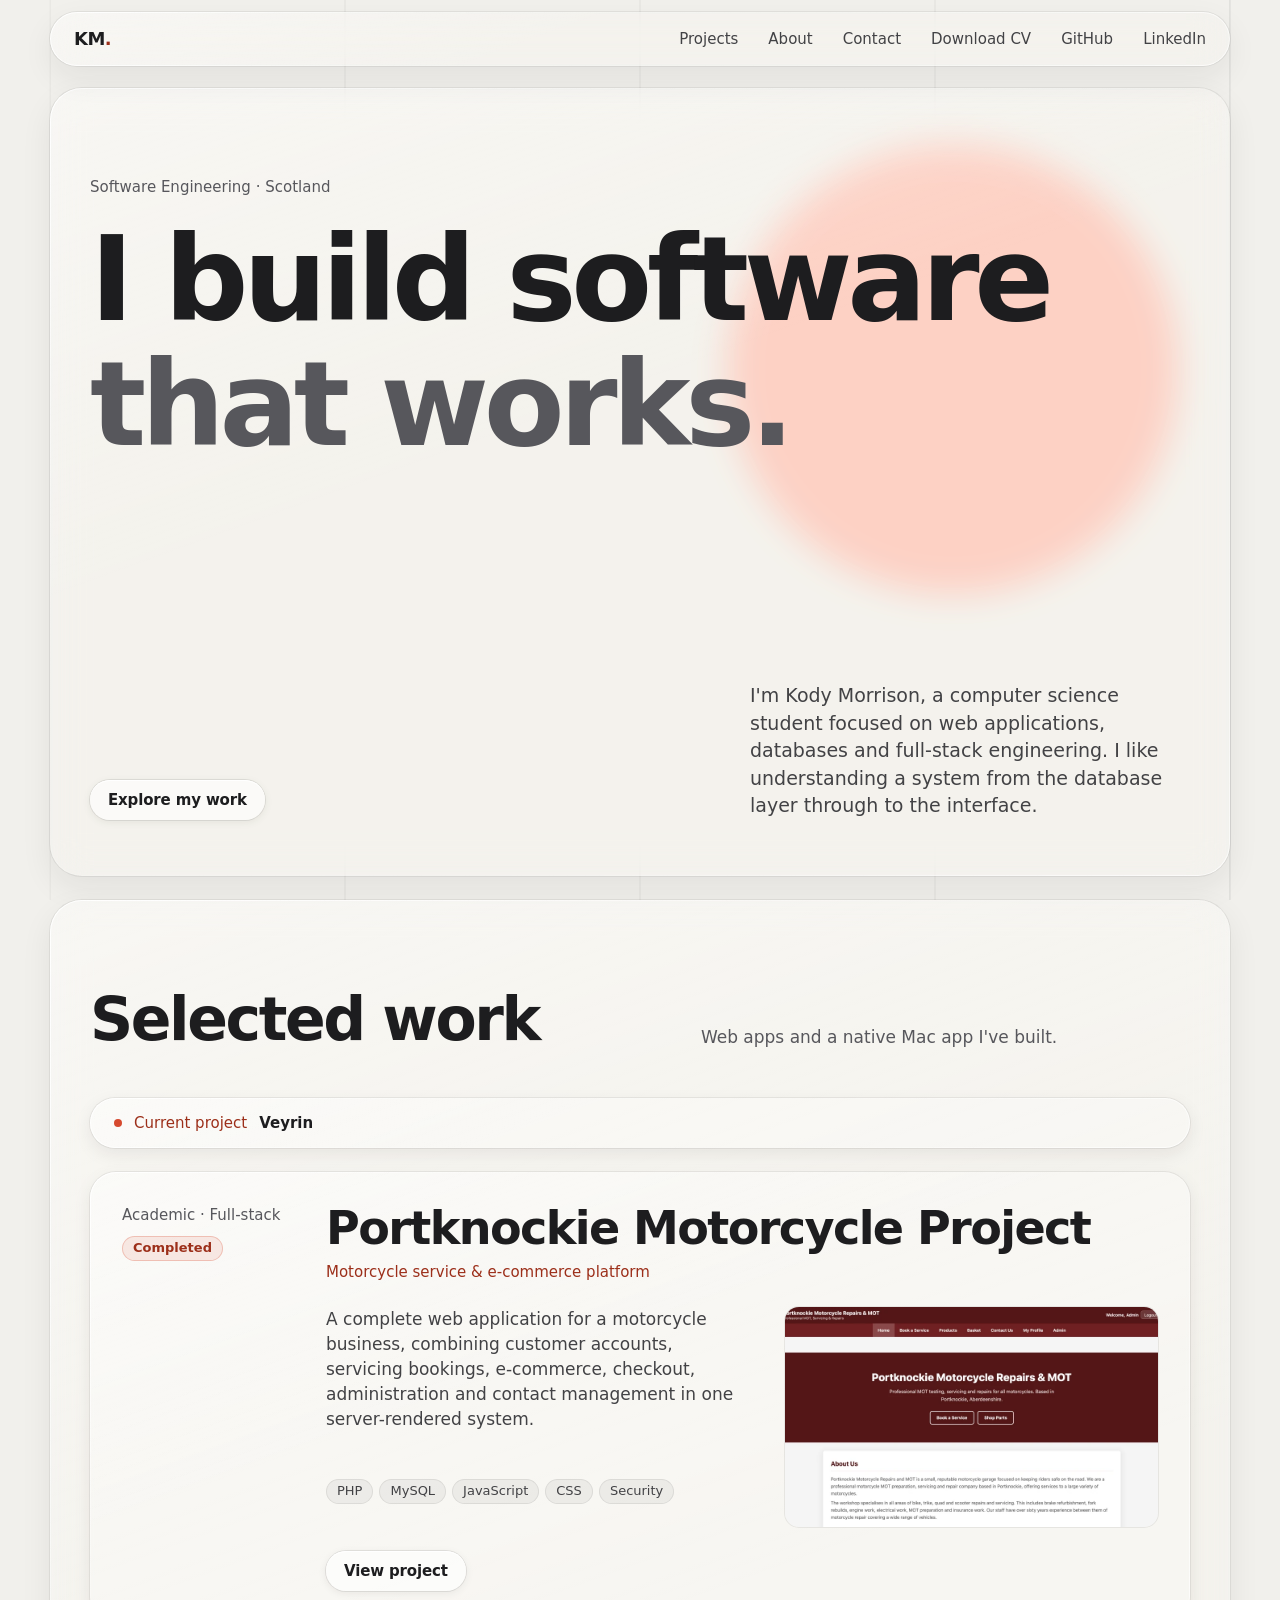
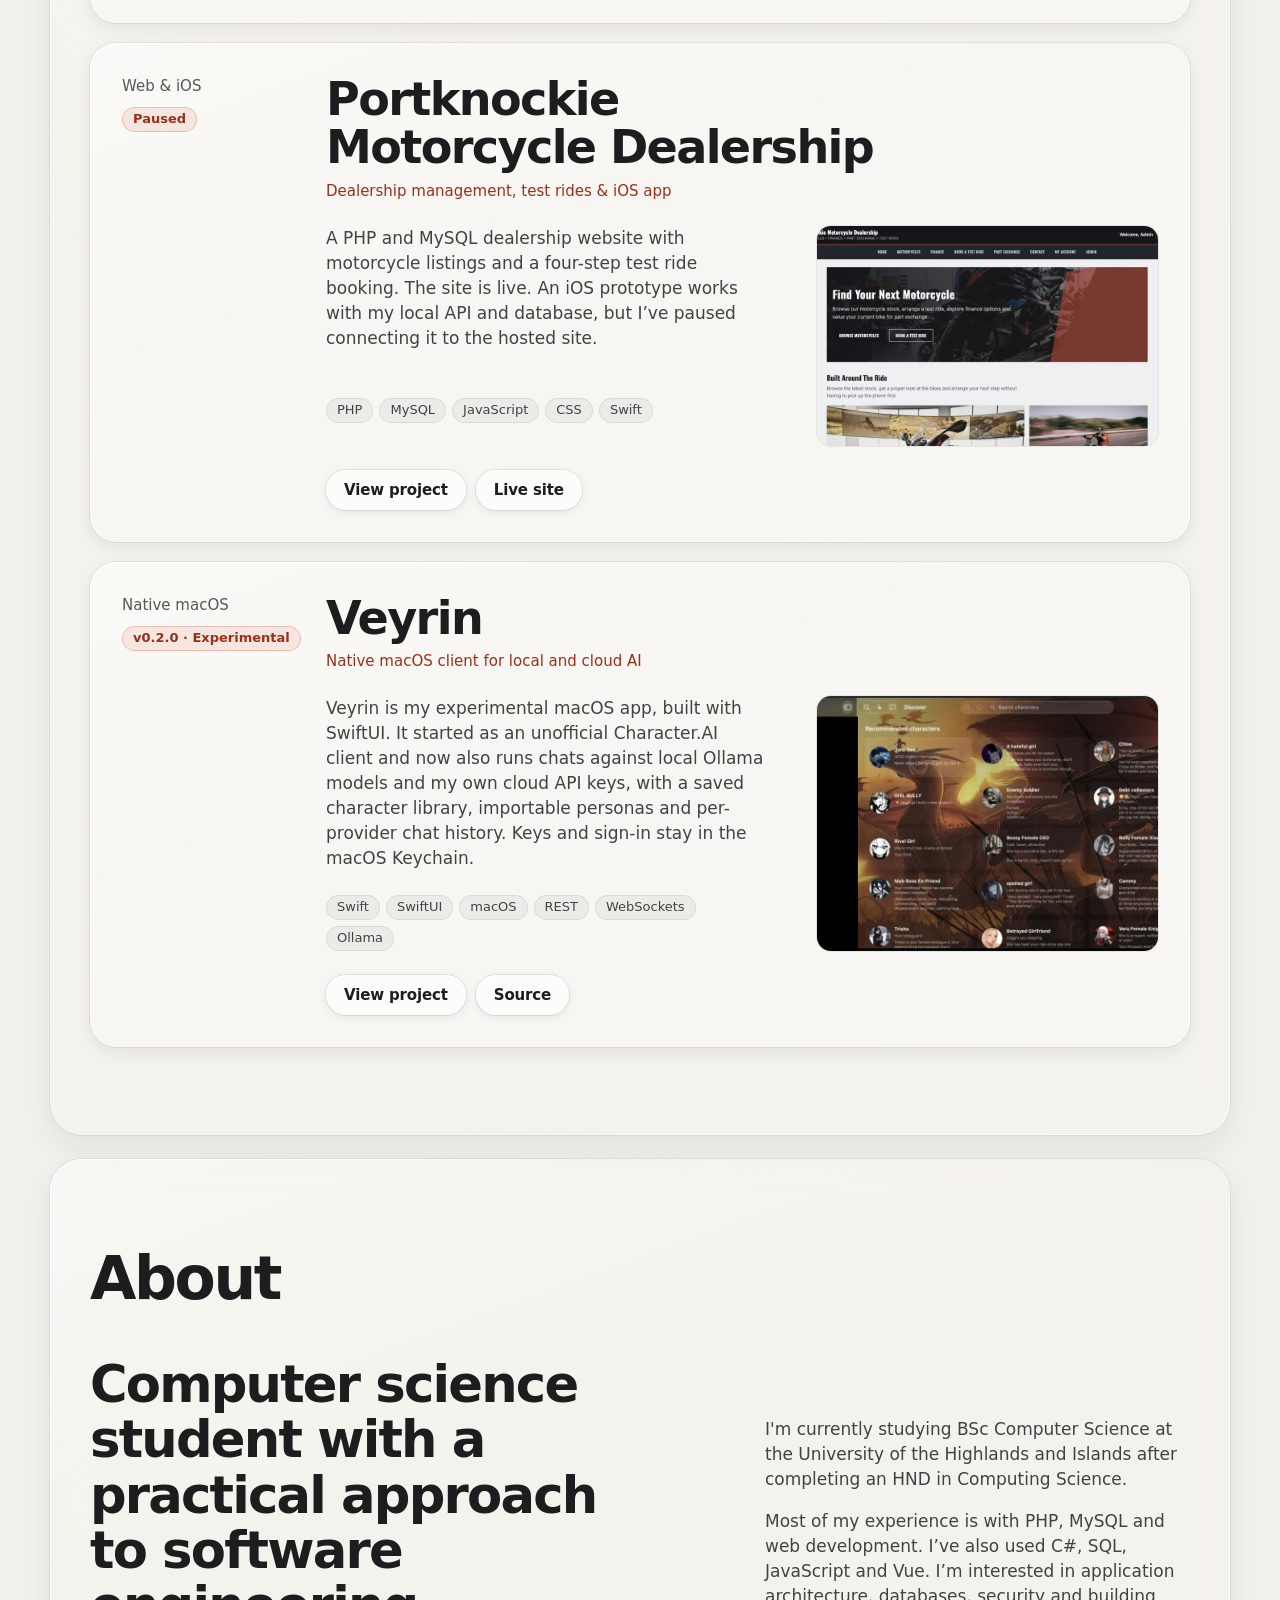
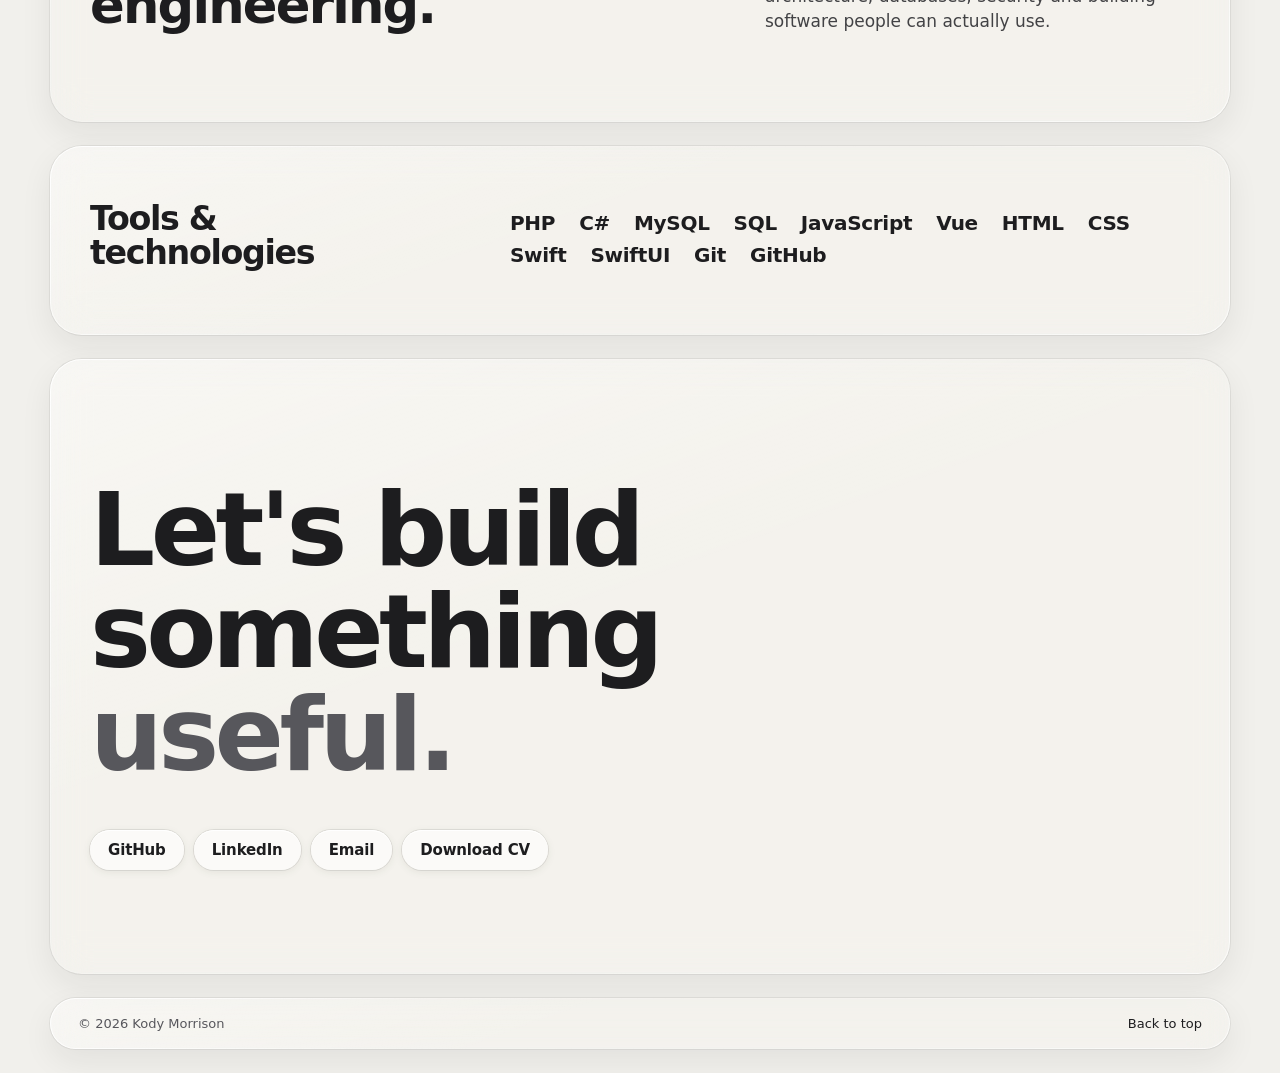
<file: index.html>
<!doctype html>
<html lang="en">
<head>
  <meta charset="UTF-8">
  <meta name="viewport" content="width=device-width, initial-scale=1.0">
  <meta name="description" content="Kody Morrison, software engineering student building practical web applications, databases and full-stack systems.">
  <meta name="theme-color" content="#f1f0ec">
  <meta name="robots" content="index, follow">
  <meta property="og:title" content="Kody Morrison | Software Engineering">
  <meta property="og:description" content="Software engineering student building practical web applications, databases and full-stack systems.">
  <meta property="og:type" content="website">
  <meta property="og:url" content="https://kodymorrison3.github.io/Portfolio/">
  <meta property="og:site_name" content="Kody Morrison">
  <!-- TODO: add <meta property="og:image" content="https://kodymorrison3.github.io/Portfolio/og-image.png"> (1200x630 PNG or JPG) so shared links get a preview -->
  <meta name="twitter:card" content="summary">
  <title>Kody Morrison | Software Engineering</title>
  <link rel="icon" href="favicon.svg" type="image/svg+xml">
  <link rel="stylesheet" href="styles.css?v=20261024-1">
  <script src="script.js" defer></script>
</head>
<body>
  <header class="site-header">
    <a class="wordmark" href="#top" aria-label="Kody Morrison home">KM<span>.</span></a>
    <nav aria-label="Primary navigation">
      <a href="#projects">Projects</a>
      <a href="#about">About</a>
      <a href="#contact">Contact</a>
      <a href="Kody_Morrison_CV.pdf" download>Download CV</a>
      <a href="https://github.com/KodyMorrison3" target="_blank" rel="noopener noreferrer">GitHub</a>
      <a href="https://www.linkedin.com/in/kody-morrison-03897b329/" target="_blank" rel="noopener noreferrer">LinkedIn</a>
    </nav>
  </header>

  <main id="top">
    <section class="hero" aria-labelledby="intro-title">
      <div>
        <p class="eyebrow reveal reveal-delay-1">Software Engineering · Scotland</p>
        <h1 id="intro-title" class="hero-title">
          <span class="line-reveal"><span>I build software</span></span>
          <span class="line-reveal"><em>that works.</em></span>
        </h1>
      </div>
      <div class="hero-bottom reveal reveal-delay-3">
        <p class="intro">I'm Kody Morrison, a computer science student focused on web applications, databases and full-stack engineering. I like understanding a system from the database layer through to the interface.</p>
        <a class="text-link" href="#projects">Explore my work</a>
      </div>
    </section>

    <section id="projects" class="projects" aria-labelledby="projects-title">
      <div class="section-heading reveal">
        <h2 id="projects-title">Selected work</h2>
        <p>Web apps and a native Mac app I've built.</p>
      </div>

      <a class="current-project reveal" href="projects/character-ai-macos-client.html" aria-label="View current project: Veyrin">
        <span class="current-dot" aria-hidden="true"></span>
        <div><span class="current-label">Current project</span><strong>Veyrin</strong></div>
      </a>

      <div class="project-list">
        <article class="project project-featured reveal">
          <div class="project-meta"><span>Academic · Full-stack</span><span class="project-status">Completed</span></div>
          <div class="project-content">
            <div class="project-heading"><h3>Portknockie Motorcycle Project</h3><p class="project-type">Motorcycle service &amp; e-commerce platform</p></div>
            <div class="project-preview"><img src="screenshots/portknockie-project-960.webp" srcset="screenshots/portknockie-project-480.webp 480w, screenshots/portknockie-project-960.webp 960w, screenshots/portknockie-project-1600.webp 1600w, screenshots/portknockie-project-2400.webp 2400w" sizes="(max-width: 760px) calc(100vw - 112px), (max-width: 980px) calc(43.5vw - 101px), (max-width: 1280px) calc(50vw - 156px), 448px" width="2750" height="1564" alt="Screenshot of the Portknockie Motorcycle Project web application" loading="lazy" decoding="async"></div>
            <p class="project-description">A complete web application for a motorcycle business, combining customer accounts, servicing bookings, e-commerce, checkout, administration and contact management in one server-rendered system.</p>
            <div class="tags"><span>PHP</span><span>MySQL</span><span>JavaScript</span><span>CSS</span><span>Security</span></div>
            <div class="project-links"><a href="projects/portknockie-motorcycle-project.html">View project</a></div>
          </div>
        </article>

        <article class="project reveal">
          <div class="project-meta"><span>Web &amp; iOS</span><span class="project-status">Paused</span></div>
          <div class="project-content">
            <div class="project-heading"><h3>Portknockie Motorcycle Dealership</h3><p class="project-type">Dealership management, test rides &amp; iOS app</p></div>
            <div class="project-preview"><img src="screenshots/dealership-960.webp" srcset="screenshots/dealership-480.webp 480w, screenshots/dealership-960.webp 960w, screenshots/dealership-1600.webp 1600w, screenshots/dealership-2400.webp 2400w" sizes="(max-width: 760px) calc(100vw - 112px), (max-width: 980px) calc(43.5vw - 101px), (max-width: 1280px) calc(36vw - 81px), 379px" width="2750" height="1560" alt="Screenshot of the Portknockie Motorcycle Dealership web application" loading="lazy" decoding="async"></div>
            <p class="project-description">A PHP and MySQL dealership website with motorcycle listings and a four-step test ride booking. The site is live. An iOS prototype works with my local API and database, but I’ve paused connecting it to the hosted site.</p>
            <div class="tags"><span>PHP</span><span>MySQL</span><span>JavaScript</span><span>CSS</span><span>Swift</span></div>
            <div class="project-links"><a href="projects/portknockie-motorcycle-dealership.html">View project</a><a href="https://portknockiemotorcycledealership.freedev.app" target="_blank" rel="noopener noreferrer">Live site</a></div>
          </div>
        </article>

        <article class="project reveal">
          <div class="project-meta"><span>Native macOS</span><span class="project-status">v0.2.0 · Experimental</span></div>
          <div class="project-content">
            <div class="project-heading"><h3>Veyrin</h3><p class="project-type">Native macOS client for local and cloud AI</p></div>
            <div class="project-preview"><img src="screenshots/veyrin-browsing-960.webp" srcset="screenshots/veyrin-browsing-480.webp 480w, screenshots/veyrin-browsing-960.webp 960w, screenshots/veyrin-browsing-1440.webp 1440w, screenshots/veyrin-browsing-1800.webp 1800w" sizes="(max-width: 760px) calc(100vw - 112px), (max-width: 980px) calc(43.5vw - 101px), (max-width: 1280px) calc(36vw - 81px), 379px" width="1800" height="998" alt="Veyrin Discover screen" loading="lazy" decoding="async"></div>
            <p class="project-description">Veyrin is my experimental macOS app, built with SwiftUI. It started as an unofficial Character.AI client and now also runs chats against local Ollama models and my own cloud API keys, with a saved character library, importable personas and per-provider chat history. Keys and sign-in stay in the macOS Keychain.</p>
            <div class="tags"><span>Swift</span><span>SwiftUI</span><span>macOS</span><span>REST</span><span>WebSockets</span><span>Ollama</span></div>
            <div class="project-links"><a href="projects/character-ai-macos-client.html">View project</a><a href="https://github.com/KodyMorrison3/Veyrin" target="_blank" rel="noopener noreferrer">Source</a></div>
          </div>
        </article>
      </div>
    </section>

    <section id="about" class="about" aria-labelledby="about-title">
      <div class="section-heading reveal"><h2 id="about-title">About</h2></div>
      <div class="about-grid"><p class="about-lead reveal">Computer science student with a practical approach to software engineering.</p><div class="about-copy reveal reveal-delay-1"><p>I'm currently studying BSc Computer Science at the University of the Highlands and Islands after completing an HND in Computing Science.</p><p>Most of my experience is with PHP, MySQL and web development. I’ve also used C#, SQL, JavaScript and Vue. I’m interested in application architecture, databases, security and building software people can actually use.</p></div></div>
    </section>

    <section class="stack" aria-labelledby="stack-title">
      <div class="section-heading reveal"><h2 id="stack-title">Tools &amp; technologies</h2></div>
      <div class="stack-list reveal"><span>PHP</span><span>C#</span><span>MySQL</span><span>SQL</span><span>JavaScript</span><span>Vue</span><span>HTML</span><span>CSS</span><span>Swift</span><span>SwiftUI</span><span>Git</span><span>GitHub</span></div>
    </section>

    <section id="contact" class="contact" aria-labelledby="contact-title">
      <h2 id="contact-title" class="reveal">Let's build something<br><em>useful.</em></h2>
      <div class="contact-links reveal"><a href="https://github.com/KodyMorrison3" target="_blank" rel="noopener noreferrer">GitHub</a><a href="https://www.linkedin.com/in/kody-morrison-03897b329/" target="_blank" rel="noopener noreferrer">LinkedIn</a><a href="mailto:kodymorrison3@gmail.com">Email</a><a href="Kody_Morrison_CV.pdf" download>Download CV</a></div>
    </section>
  </main>

  <footer><span>© 2026 Kody Morrison</span><a href="#top">Back to top</a></footer>
</body>
</html>
</file>
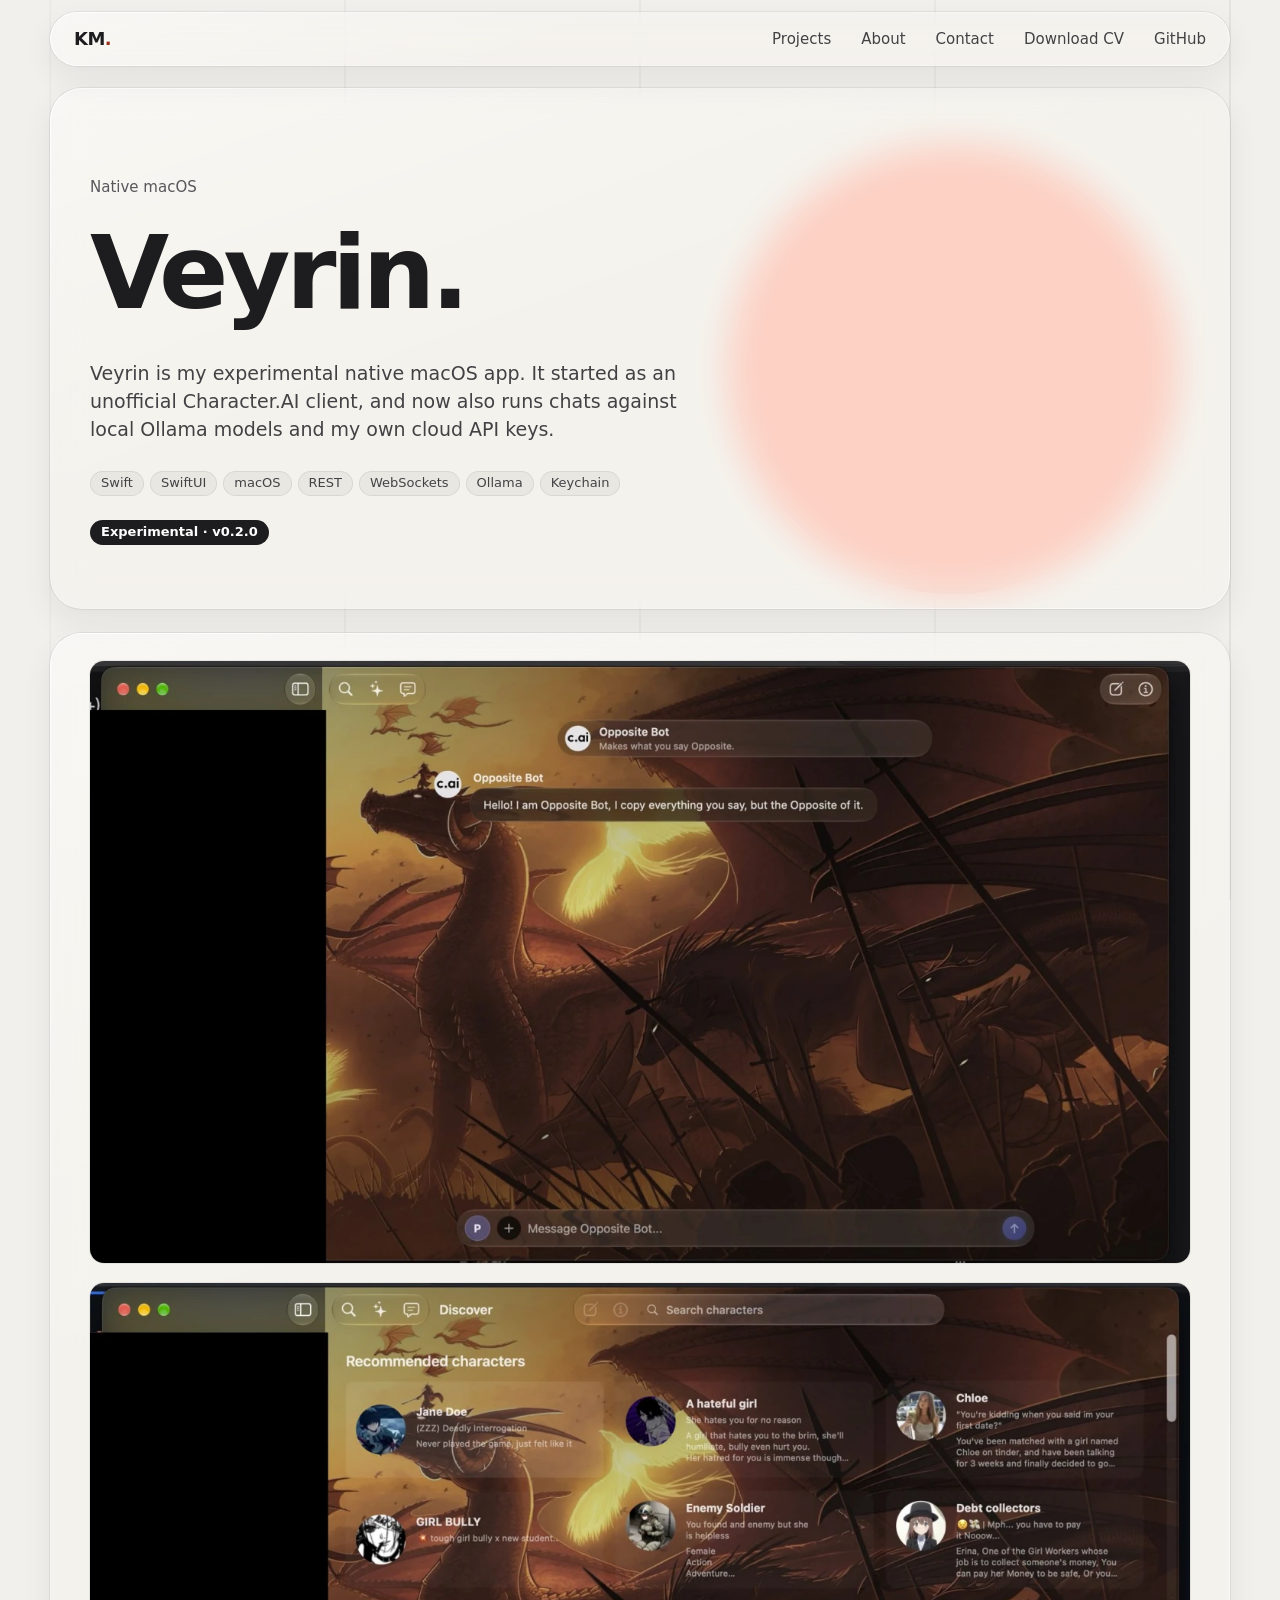
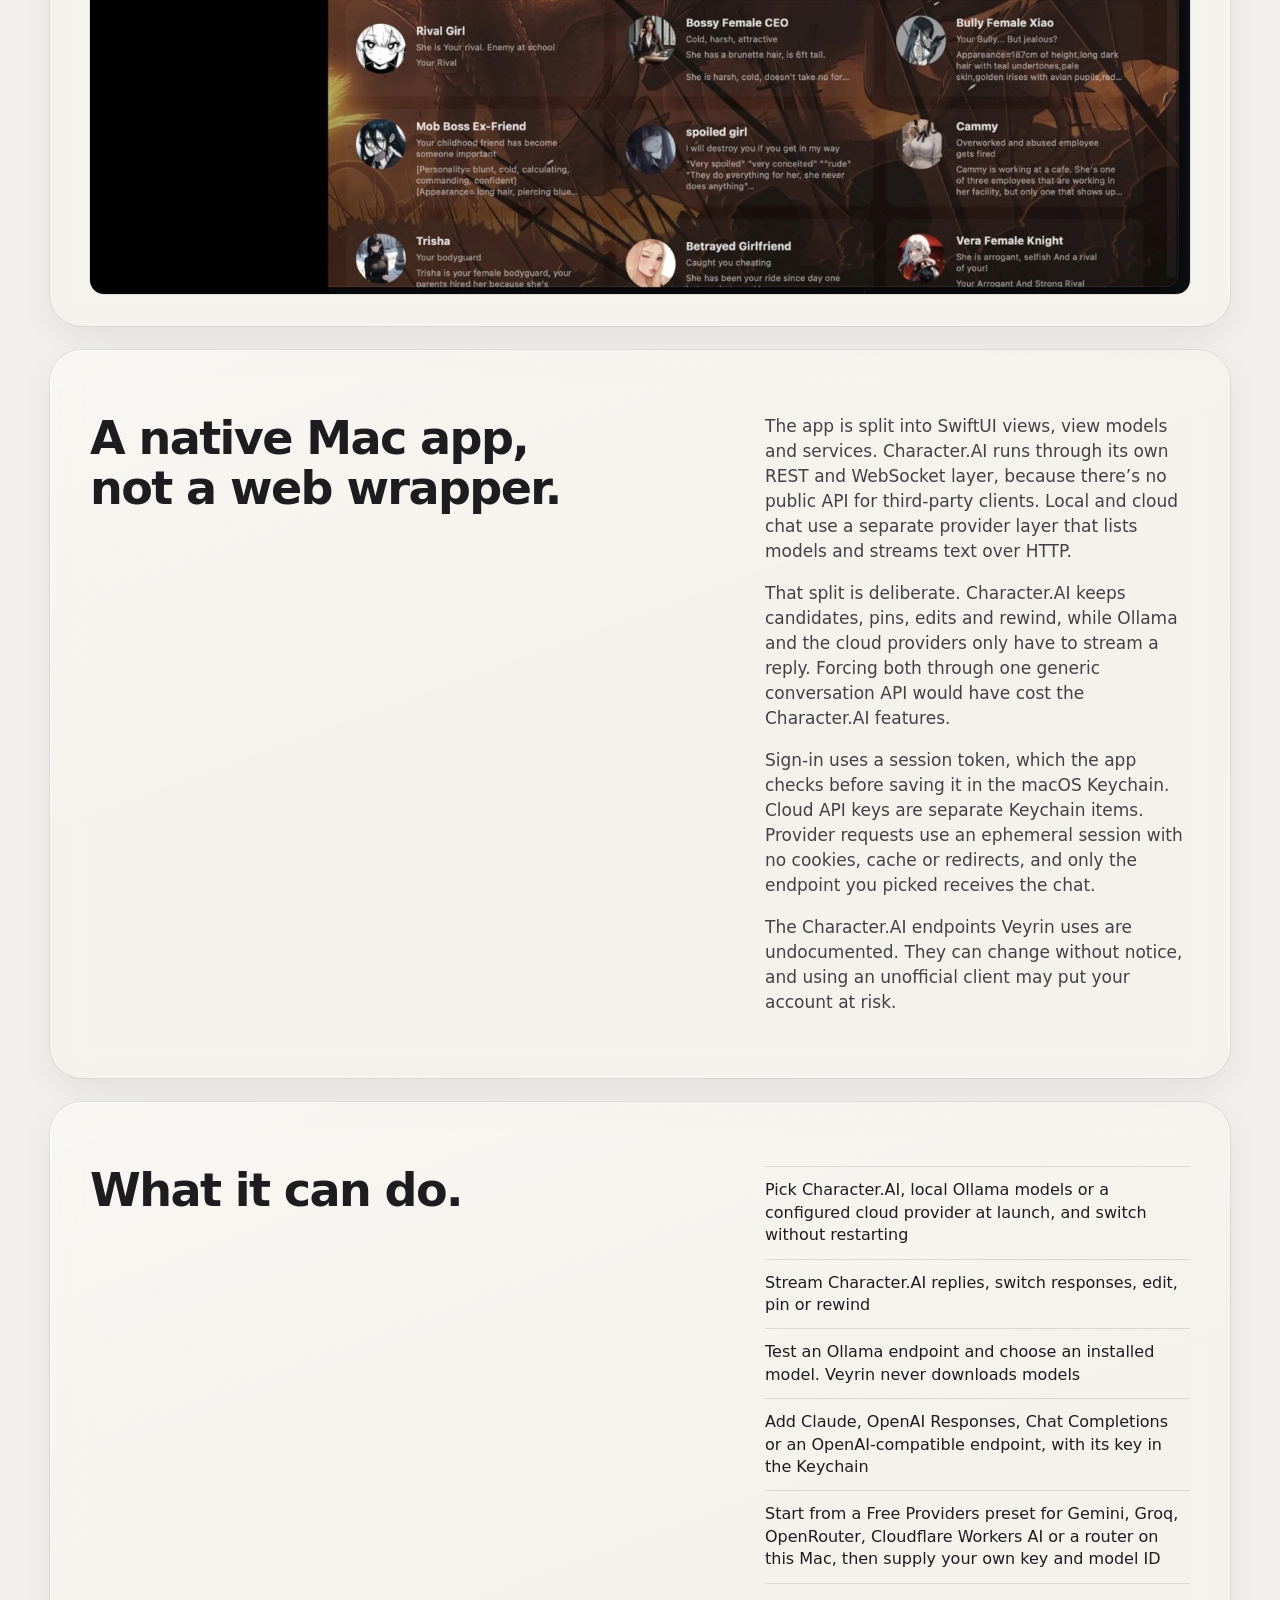
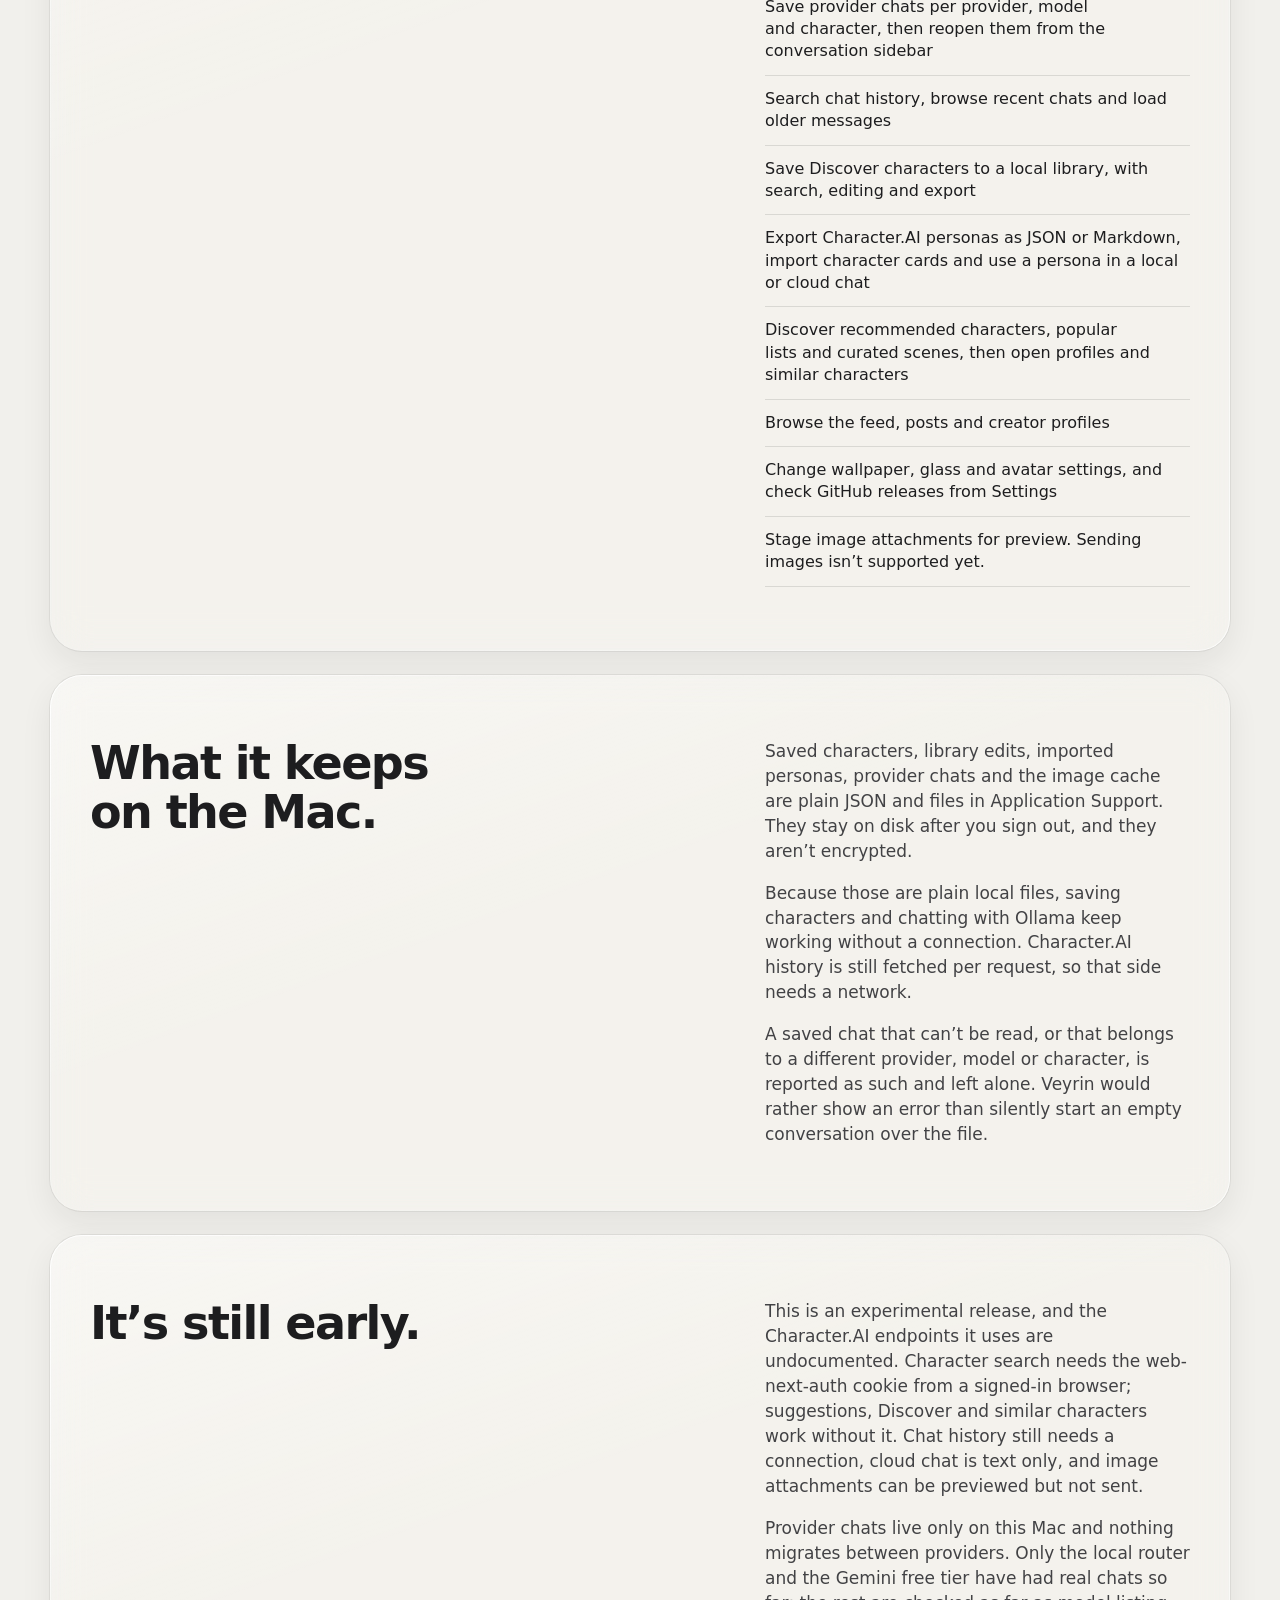
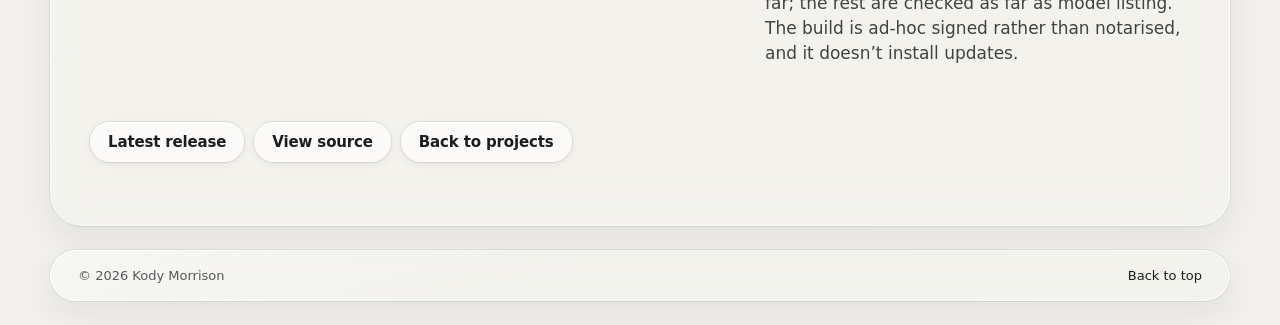
<file: projects/character-ai-macos-client.html>
<!doctype html>
<html lang="en">
<head>
  <meta charset="UTF-8">
  <meta name="viewport" content="width=device-width, initial-scale=1.0">
  <meta name="description" content="Veyrin is an experimental native macOS client for Character.AI, local Ollama models and cloud providers, built with SwiftUI.">
  <meta name="theme-color" content="#f1f0ec">
  <meta name="robots" content="index, follow">
  <title>Veyrin | Kody Morrison</title>
  <link rel="icon" href="../favicon.svg" type="image/svg+xml">
  <link rel="stylesheet" href="../styles.css?v=20261024-1">
  <script src="../script.js" defer></script>
</head>
<body>
  <header class="site-header">
    <a class="wordmark" href="../index.html#top" aria-label="Kody Morrison home">KM<span>.</span></a>
    <nav aria-label="Primary navigation">
      <a href="../index.html#projects">Projects</a>
      <a href="../index.html#about">About</a>
      <a href="../index.html#contact">Contact</a>
      <a href="../Kody_Morrison_CV.pdf" download>Download CV</a>
      <a href="https://github.com/KodyMorrison3" target="_blank" rel="noopener noreferrer">GitHub</a>
    </nav>
  </header>

  <main class="case-study">
    <section class="case-hero">
      <p class="eyebrow reveal reveal-delay-1">Native macOS</p>
      <h1 class="reveal reveal-delay-1">Veyrin.</h1>
      <p class="case-intro reveal reveal-delay-3">Veyrin is my experimental native macOS app. It started as an unofficial Character.AI client, and now also runs chats against local Ollama models and my own cloud API keys.</p>
      <div class="case-meta reveal reveal-delay-3"><span>Swift</span><span>SwiftUI</span><span>macOS</span><span>REST</span><span>WebSockets</span><span>Ollama</span><span>Keychain</span></div>
      <span class="case-status case-status-active reveal reveal-delay-3">Experimental · v0.2.0</span>
    </section>

    <section class="case-screenshot" aria-label="Veyrin screenshots">
      <img class="case-image" src="../screenshots/veyrin-conversations-960.webp" srcset="../screenshots/veyrin-conversations-480.webp 480w, ../screenshots/veyrin-conversations-960.webp 960w, ../screenshots/veyrin-conversations-1440.webp 1440w, ../screenshots/veyrin-conversations-1800.webp 1800w" sizes="calc(100vw - 112px)" width="1800" height="986" alt="Veyrin's native macOS conversation screen with a streamed chat and translucent interface" loading="lazy" decoding="async">
      <img class="case-image" src="../screenshots/veyrin-browsing-960.webp" srcset="../screenshots/veyrin-browsing-480.webp 480w, ../screenshots/veyrin-browsing-960.webp 960w, ../screenshots/veyrin-browsing-1440.webp 1440w, ../screenshots/veyrin-browsing-1800.webp 1800w" sizes="calc(100vw - 112px)" width="1800" height="998" alt="Veyrin Discover screen" loading="lazy" decoding="async">
    </section>

    <section class="case-section">
      <div class="case-grid">
        <p class="case-lead reveal">A native Mac app, not a web wrapper.</p>
        <div class="reveal reveal-delay-1">
          <p>The app is split into SwiftUI views, view models and services. Character.AI runs through its own REST and WebSocket layer, because there’s no public API for third-party clients. Local and cloud chat use a separate provider layer that lists models and streams text over HTTP.</p>
          <p>That split is deliberate. Character.AI keeps candidates, pins, edits and rewind, while Ollama and the cloud providers only have to stream a reply. Forcing both through one generic conversation API would have cost the Character.AI features.</p>
          <p>Sign-in uses a session token, which the app checks before saving it in the macOS Keychain. Cloud API keys are separate Keychain items. Provider requests use an ephemeral session with no cookies, cache or redirects, and only the endpoint you picked receives the chat.</p>
          <p>The Character.AI endpoints Veyrin uses are undocumented. They can change without notice, and using an unofficial client may put your account at risk.</p>
        </div>
      </div>
    </section>

    <section class="case-section">
      <div class="case-grid">
        <p class="case-lead reveal">What it can do.</p>
        <div class="reveal reveal-delay-1">
          <ul class="case-list">
            <li>Pick Character.AI, local Ollama models or a configured cloud provider at launch, and switch without restarting</li>
            <li>Stream Character.AI replies, switch responses, edit, pin or rewind</li>
            <li>Test an Ollama endpoint and choose an installed model. Veyrin never downloads models</li>
            <li>Add Claude, OpenAI Responses, Chat Completions or an OpenAI-compatible endpoint, with its key in the Keychain</li>
            <li>Start from a Free Providers preset for Gemini, Groq, OpenRouter, Cloudflare Workers AI or a router on this Mac, then supply your own key and model ID</li>
            <li>Save provider chats per provider, model and character, then reopen them from the conversation sidebar</li>
            <li>Search chat history, browse recent chats and load older messages</li>
            <li>Save Discover characters to a local library, with search, editing and export</li>
            <li>Export Character.AI personas as JSON or Markdown, import character cards and use a persona in a local or cloud chat</li>
            <li>Discover recommended characters, popular lists and curated scenes, then open profiles and similar characters</li>
            <li>Browse the feed, posts and creator profiles</li>
            <li>Change wallpaper, glass and avatar settings, and check GitHub releases from Settings</li>
            <li>Stage image attachments for preview. Sending images isn’t supported yet.</li>
          </ul>
        </div>
      </div>
    </section>

    <section class="case-section">
      <div class="case-grid">
        <p class="case-lead reveal">What it keeps on the Mac.</p>
        <div class="reveal reveal-delay-1">
          <p>Saved characters, library edits, imported personas, provider chats and the image cache are plain JSON and files in Application Support. They stay on disk after you sign out, and they aren’t encrypted.</p>
          <p>Because those are plain local files, saving characters and chatting with Ollama keep working without a connection. Character.AI history is still fetched per request, so that side needs a network.</p>
          <p>A saved chat that can’t be read, or that belongs to a different provider, model or character, is reported as such and left alone. Veyrin would rather show an error than silently start an empty conversation over the file.</p>
        </div>
      </div>
    </section>

    <section class="case-section case-end">
      <div class="case-grid">
        <p class="case-lead reveal">It’s still early.</p>
        <div class="reveal reveal-delay-1">
          <p>This is an experimental release, and the Character.AI endpoints it uses are undocumented. Character search needs the web-next-auth cookie from a signed-in browser; suggestions, Discover and similar characters work without it. Chat history still needs a connection, cloud chat is text only, and image attachments can be previewed but not sent.</p>
          <p>Provider chats live only on this Mac and nothing migrates between providers. Only the local router and the Gemini free tier have had real chats so far; the rest are checked as far as model listing. The build is ad-hoc signed rather than notarised, and it doesn’t install updates.</p>
        </div>
      </div>
      <div class="case-actions reveal">
        <a href="https://github.com/KodyMorrison3/Veyrin/releases/latest" target="_blank" rel="noopener noreferrer">Latest release</a>
        <a href="https://github.com/KodyMorrison3/Veyrin" target="_blank" rel="noopener noreferrer">View source</a>
        <a href="../index.html#projects">Back to projects</a>
      </div>
    </section>
  </main>

  <footer><span>© 2026 Kody Morrison</span><a href="../index.html#top">Back to top</a></footer>
</body>
</html>
</file>
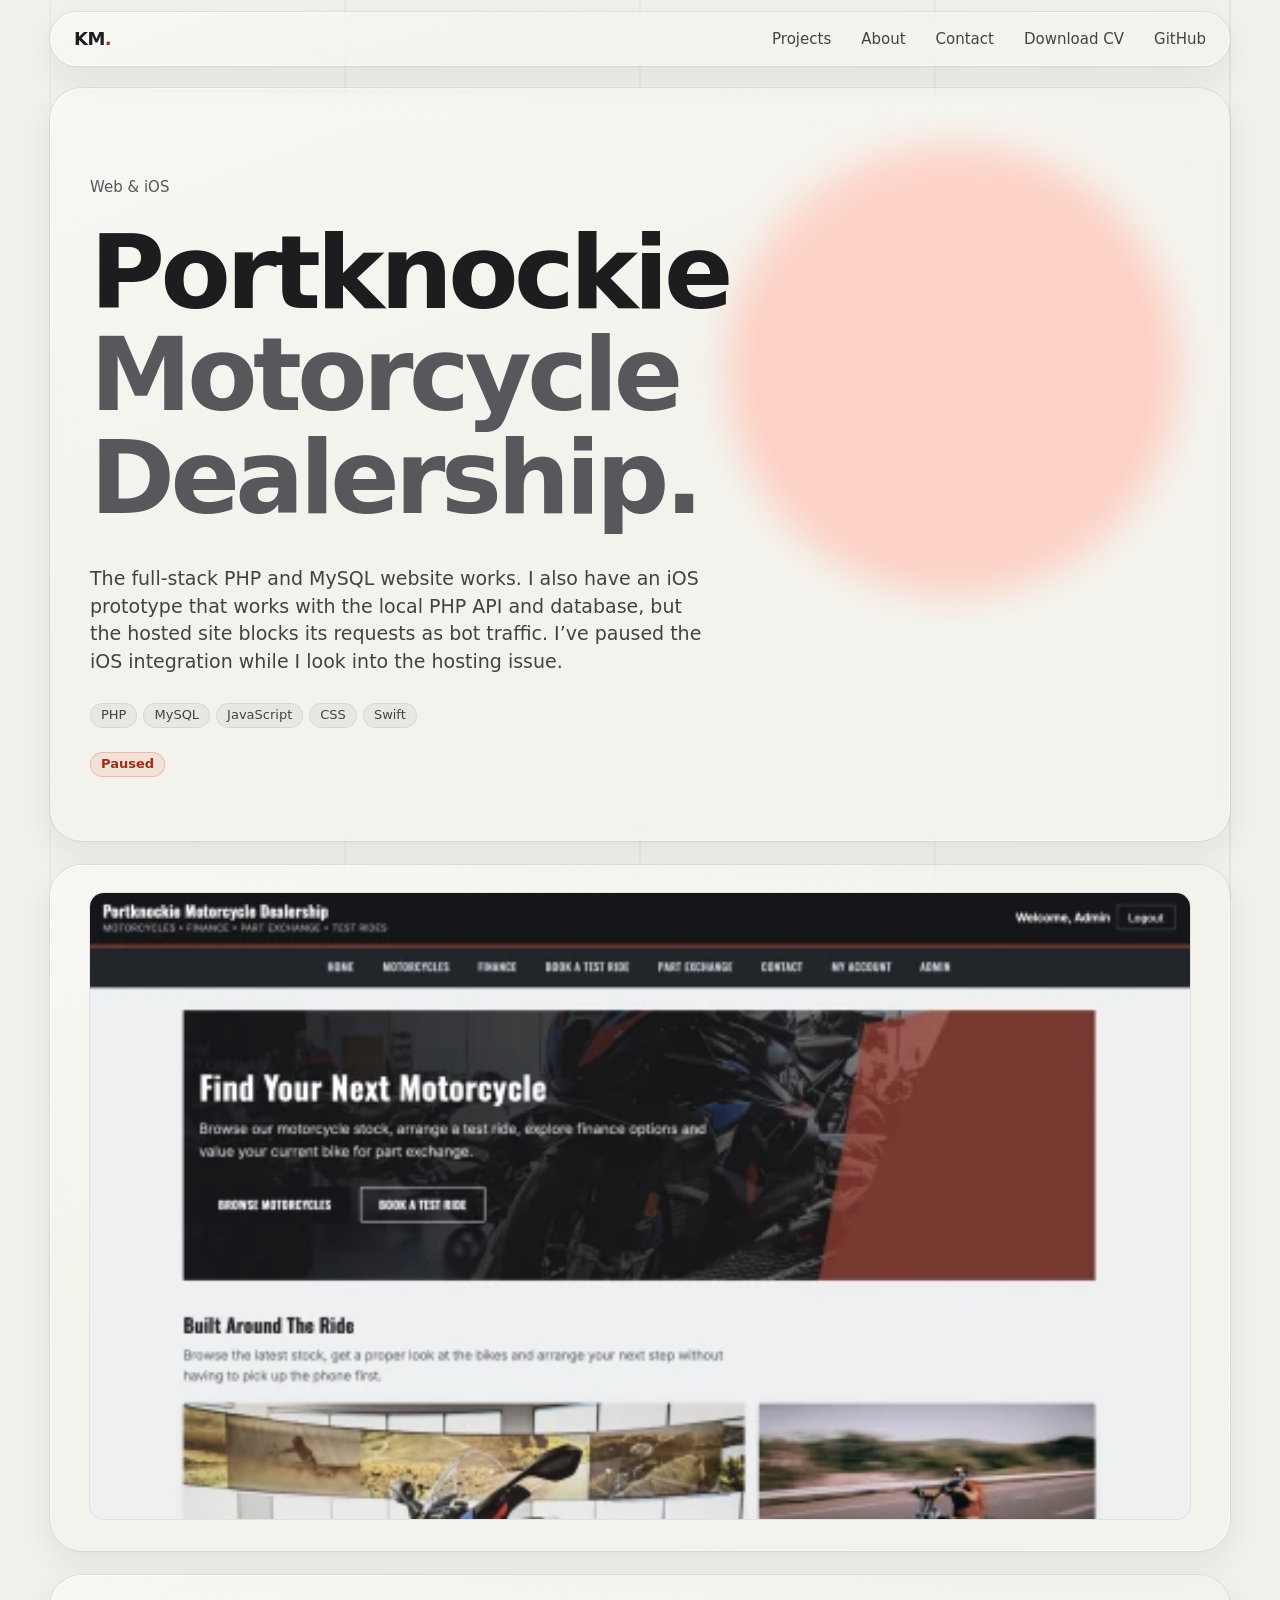
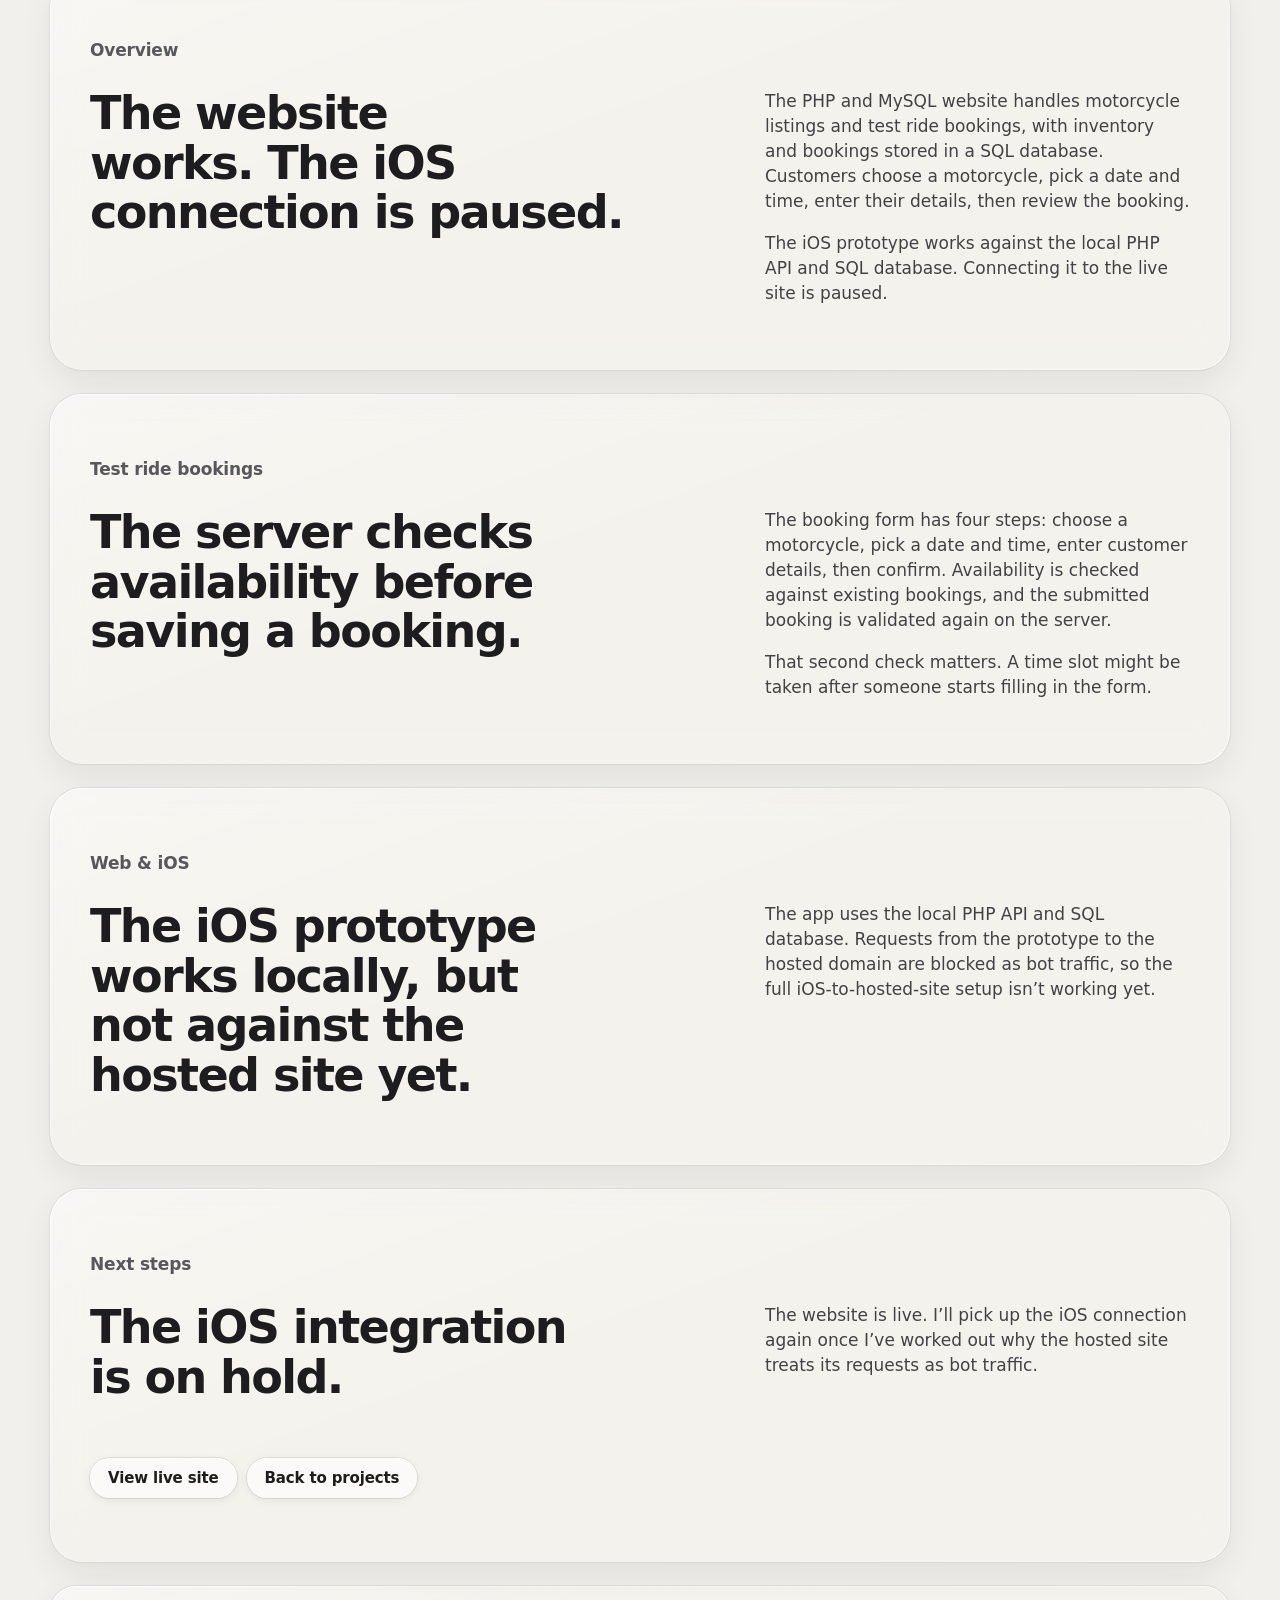
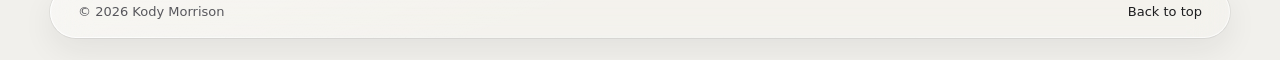
<file: projects/portknockie-motorcycle-dealership.html>
<!doctype html>
<html lang="en">
<head>
  <meta charset="UTF-8">
  <meta name="viewport" content="width=device-width, initial-scale=1.0">
  <meta name="description" content="Portknockie Motorcycle Dealership is a full-stack PHP and MySQL website with an iOS prototype currently paused at the hosted API integration.">
  <meta name="theme-color" content="#f1f0ec">
  <meta name="robots" content="index, follow">
  <meta property="og:title" content="Portknockie Motorcycle Dealership | Kody Morrison">
  <meta property="og:description" content="A full-stack motorcycle dealership website, with an iOS prototype that works locally but is paused while the hosted site blocks its API requests.">
  <meta property="og:type" content="article">
  <meta name="twitter:card" content="summary">
  <title>Portknockie Motorcycle Dealership | Kody Morrison</title>
  <link rel="icon" href="../favicon.svg" type="image/svg+xml">
  <link rel="stylesheet" href="../styles.css?v=20261024-1">
</head>
<body>
  <header class="site-header">
    <a class="wordmark" href="../index.html" aria-label="Kody Morrison home">KM<span>.</span></a>
    <nav aria-label="Primary navigation">
      <a href="../index.html#projects">Projects</a>
      <a href="../index.html#about">About</a>
      <a href="../index.html#contact">Contact</a>
      <a href="../Kody_Morrison_CV.pdf" download>Download CV</a>
      <a href="https://github.com/KodyMorrison3" target="_blank" rel="noopener noreferrer">GitHub</a>
    </nav>
  </header>

  <main class="case-study" id="top">
    <section class="case-hero">
      <p class="eyebrow">Web &amp; iOS</p>
      <h1>Portknockie<br><em>Motorcycle Dealership.</em></h1>
      <p class="case-intro">The full-stack PHP and MySQL website works. I also have an iOS prototype that works with the local PHP API and database, but the hosted site blocks its requests as bot traffic. I’ve paused the iOS integration while I look into the hosting issue.</p>
      <div class="case-meta"><span>PHP</span><span>MySQL</span><span>JavaScript</span><span>CSS</span><span>Swift</span></div>
      <span class="case-status">Paused</span>
    </section>

    <section class="case-screenshot" aria-label="Project screenshot">
      <img class="case-image" src="../screenshots/dealership-1600.webp" srcset="../screenshots/dealership-480.webp 480w, ../screenshots/dealership-960.webp 960w, ../screenshots/dealership-1600.webp 1600w, ../screenshots/dealership-2400.webp 2400w" sizes="calc(100vw - 112px)" width="2750" height="1560" alt="Screenshot of the Portknockie Motorcycle Dealership web application" loading="lazy" decoding="async">
    </section>

    <section class="case-section">
      <div class="section-heading"><h2>Overview</h2></div>
      <div class="case-grid"><p class="case-lead">The website works. The iOS connection is paused.</p><div><p>The PHP and MySQL website handles motorcycle listings and test ride bookings, with inventory and bookings stored in a SQL database. Customers choose a motorcycle, pick a date and time, enter their details, then review the booking.</p><p>The iOS prototype works against the local PHP API and SQL database. Connecting it to the live site is paused.</p></div></div>
    </section>

    <section class="case-section">
      <div class="section-heading"><h2>Test ride bookings</h2></div>
      <div class="case-grid"><p class="case-lead">The server checks availability before saving a booking.</p><div><p>The booking form has four steps: choose a motorcycle, pick a date and time, enter customer details, then confirm. Availability is checked against existing bookings, and the submitted booking is validated again on the server.</p><p>That second check matters. A time slot might be taken after someone starts filling in the form.</p></div></div>
    </section>

    <section class="case-section">
      <div class="section-heading"><h2>Web &amp; iOS</h2></div>
      <div class="case-grid"><p class="case-lead">The iOS prototype works locally, but not against the hosted site yet.</p><div><p>The app uses the local PHP API and SQL database. Requests from the prototype to the hosted domain are blocked as bot traffic, so the full iOS-to-hosted-site setup isn’t working yet.</p></div></div>
    </section>


    <section class="case-section case-end">
      <div class="section-heading"><h2>Next steps</h2></div>
      <div class="case-grid"><p class="case-lead">The iOS integration is on hold.</p><div><p>The website is live. I’ll pick up the iOS connection again once I’ve worked out why the hosted site treats its requests as bot traffic.</p></div></div>
      <div class="case-actions"><a href="https://portknockiemotorcycledealership.freedev.app" target="_blank" rel="noopener noreferrer">View live site</a><a href="../index.html#projects">Back to projects</a></div>
    </section>
  </main>

  <footer><span>© 2026 Kody Morrison</span><a href="#top">Back to top</a></footer>
</body>
</html>
</file>
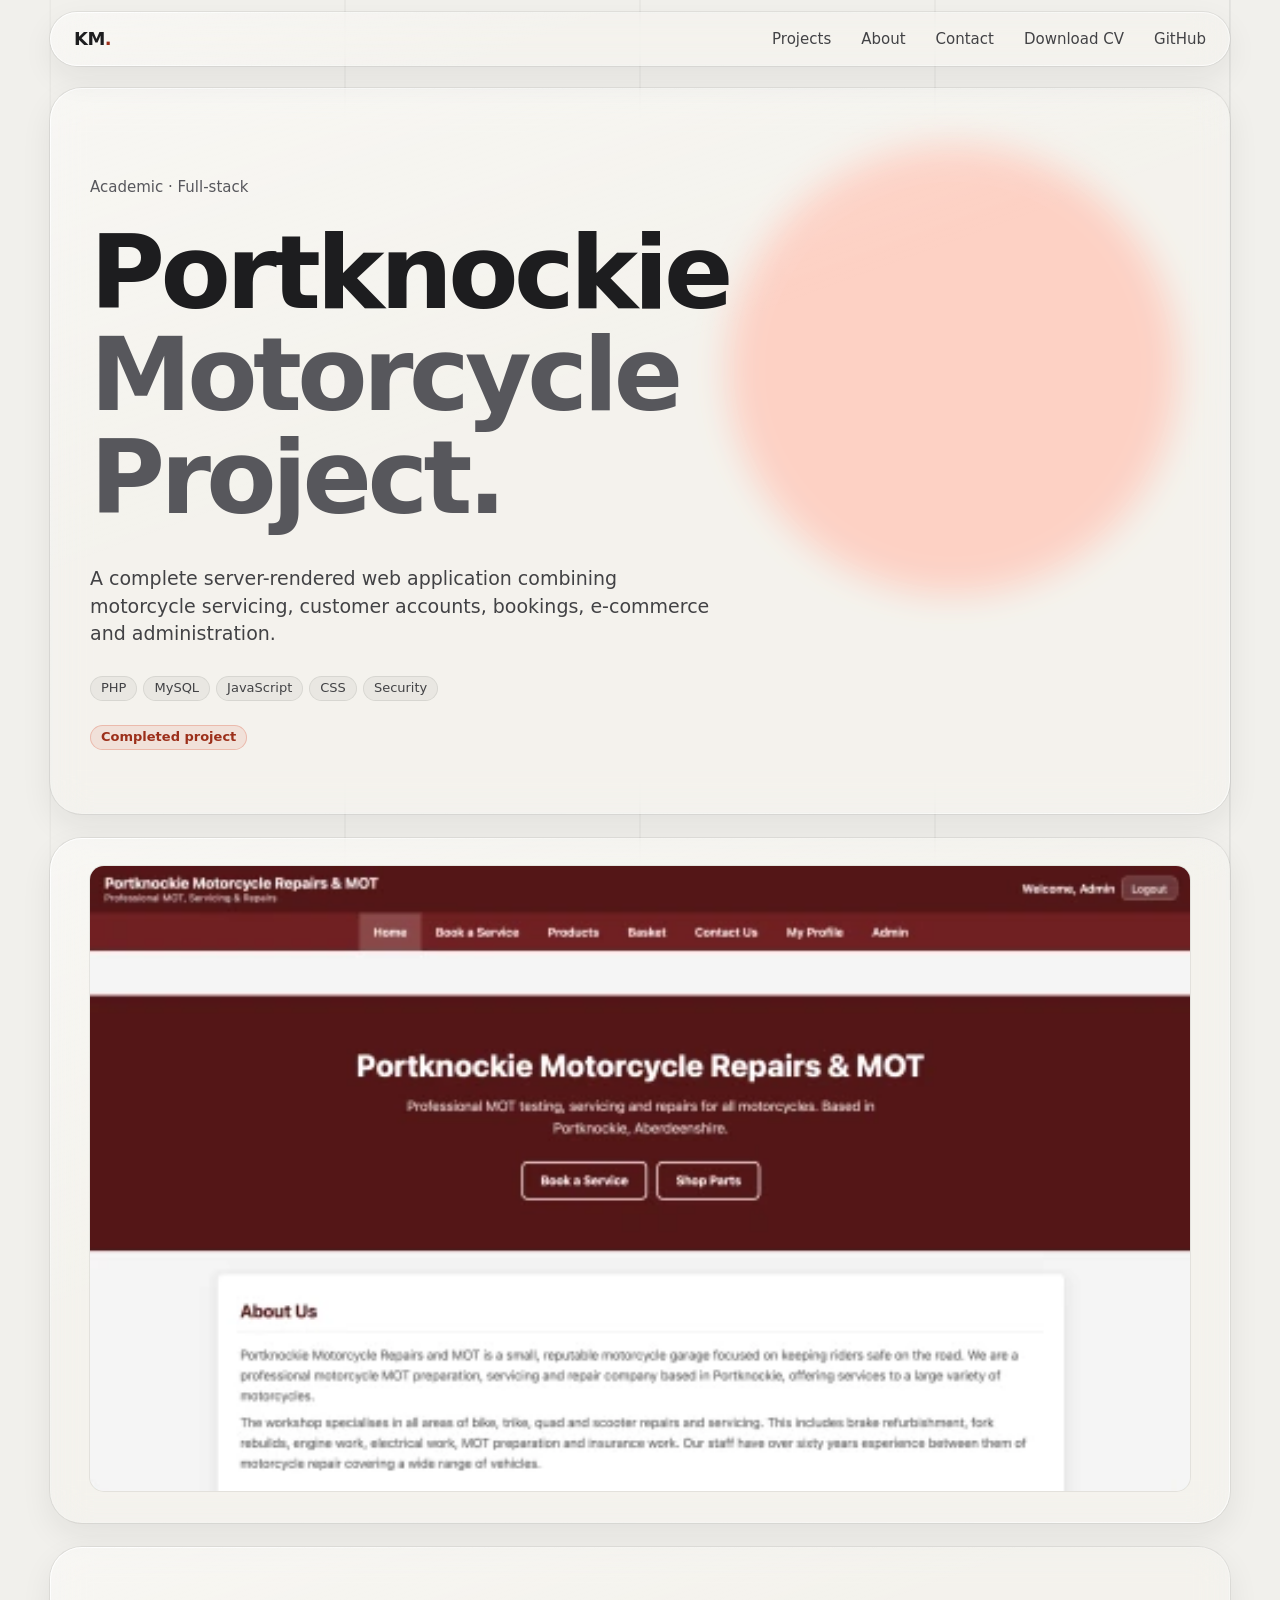
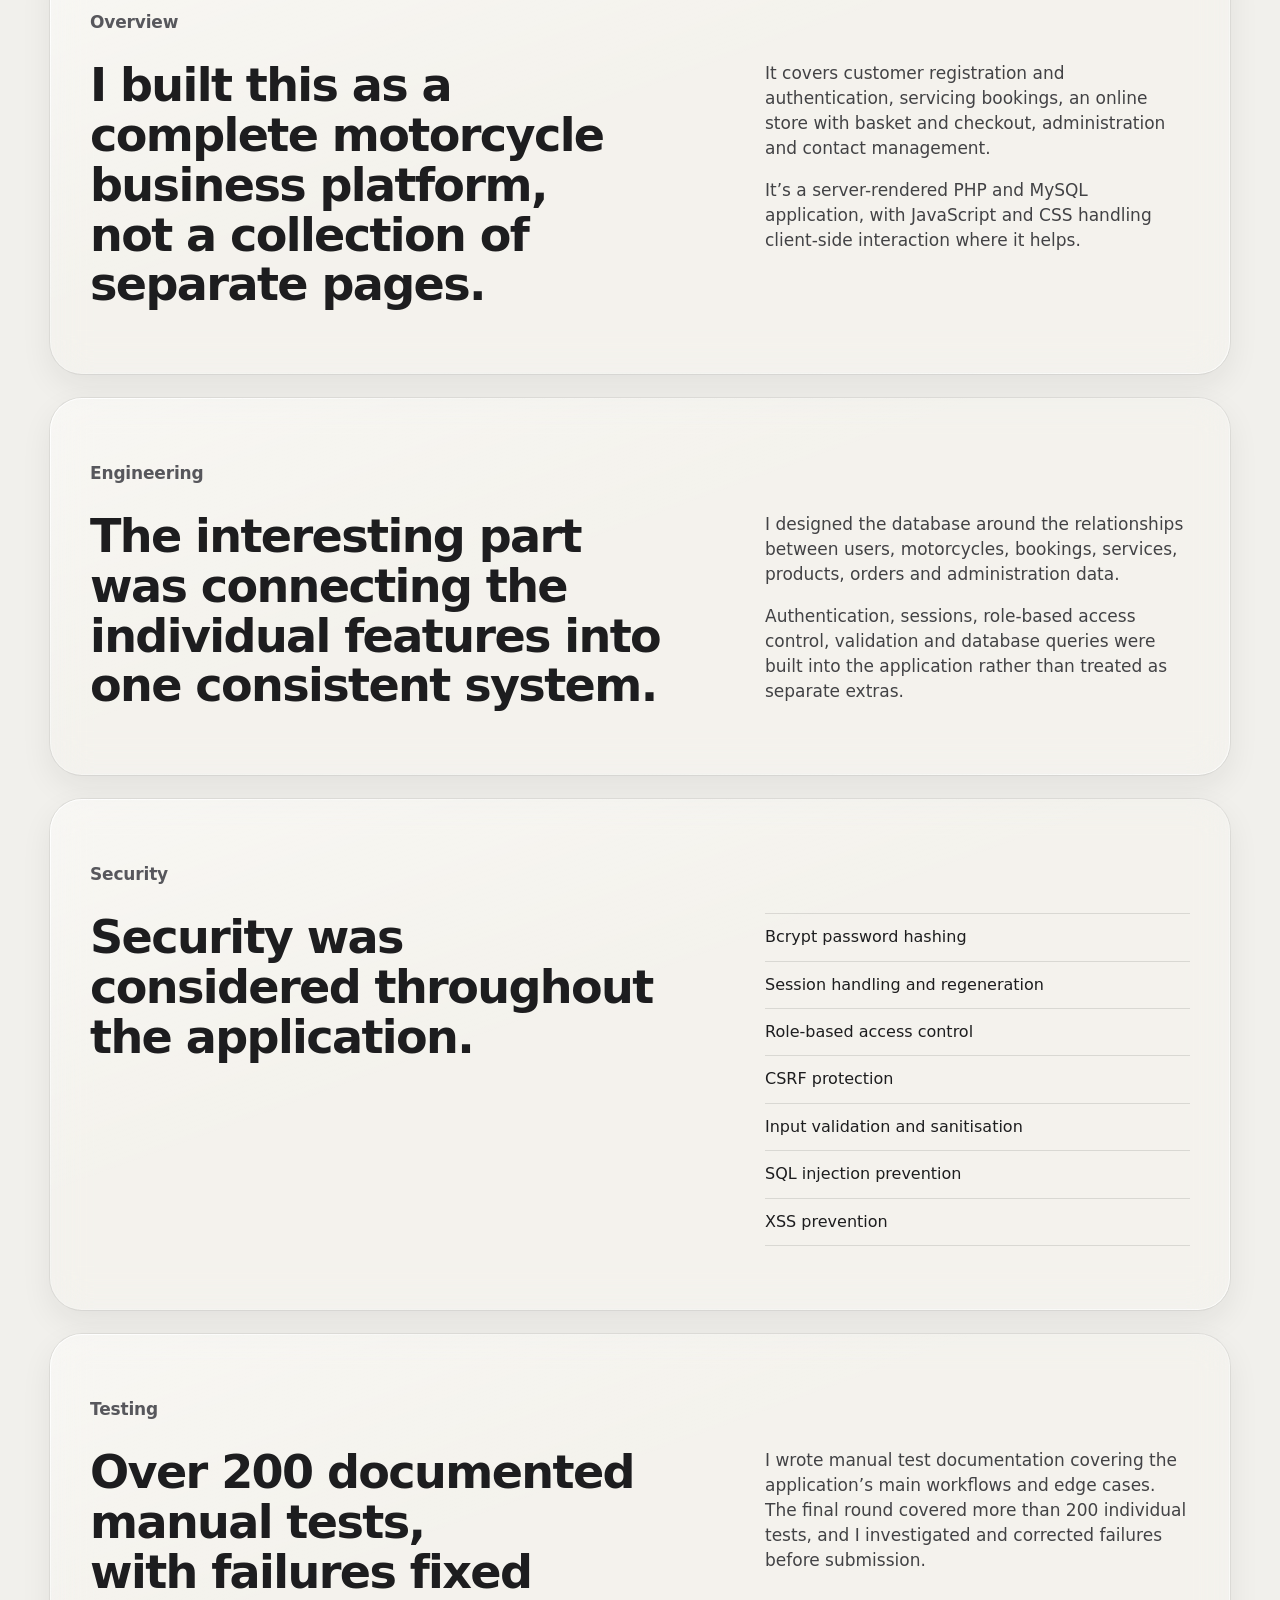
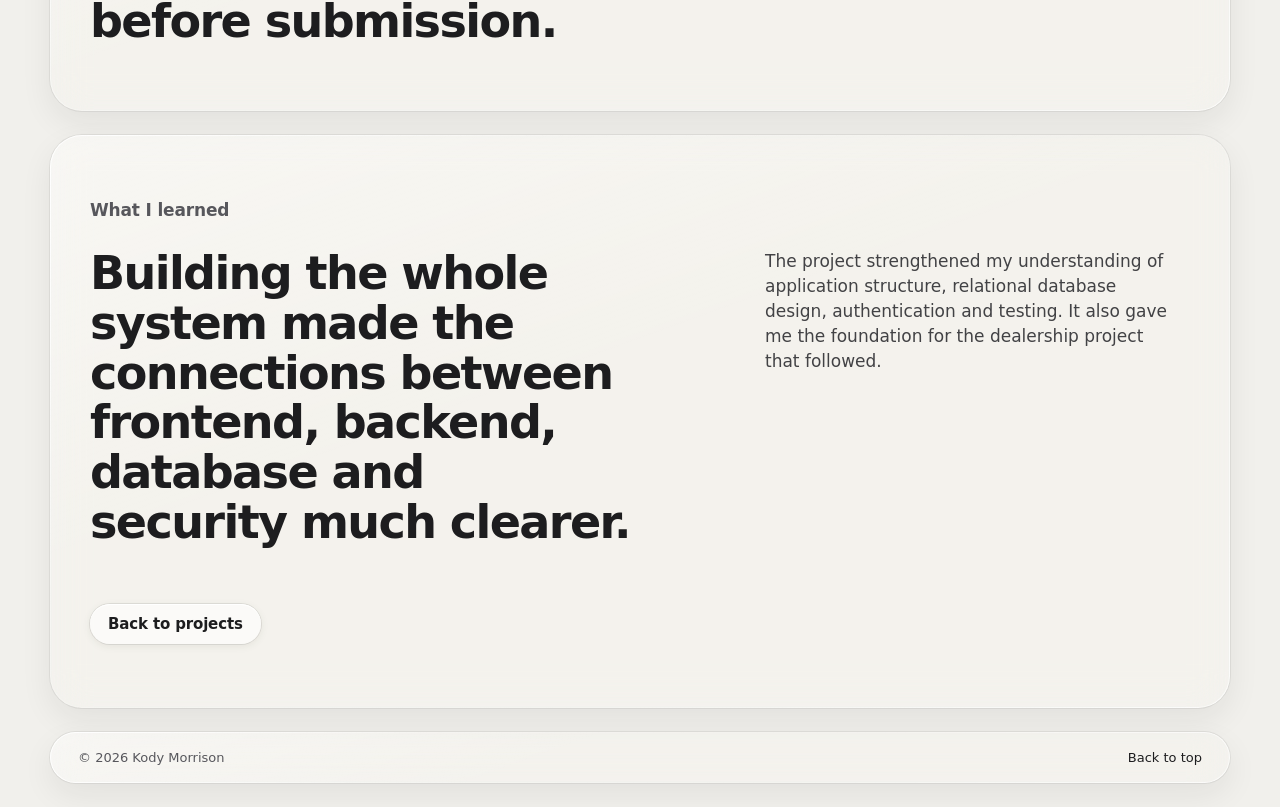
<file: projects/portknockie-motorcycle-project.html>
<!doctype html>
<html lang="en">
<head>
  <meta charset="UTF-8">
  <meta name="viewport" content="width=device-width, initial-scale=1.0">
  <meta name="description" content="Case study for Kody Morrison's Portknockie Motorcycle Project, a PHP and MySQL motorcycle service and e-commerce platform.">
  <meta name="theme-color" content="#f1f0ec">
  <meta name="robots" content="index, follow">
  <meta property="og:title" content="Portknockie Motorcycle Project | Kody Morrison">
  <meta property="og:description" content="A complete PHP and MySQL motorcycle service, booking and e-commerce platform.">
  <meta property="og:type" content="article">
  <meta name="twitter:card" content="summary">
  <title>Portknockie Motorcycle Project | Kody Morrison</title>
  <link rel="icon" href="../favicon.svg" type="image/svg+xml">
  <link rel="stylesheet" href="../styles.css?v=20261024-1">
</head>
<body>
  <header class="site-header">
    <a class="wordmark" href="../index.html" aria-label="Kody Morrison home">KM<span>.</span></a>
    <nav aria-label="Primary navigation">
      <a href="../index.html#projects">Projects</a>
      <a href="../index.html#about">About</a>
      <a href="../index.html#contact">Contact</a>
      <a href="../Kody_Morrison_CV.pdf" download>Download CV</a>
      <a href="https://github.com/KodyMorrison3" target="_blank" rel="noopener noreferrer">GitHub</a>
    </nav>
  </header>

  <main class="case-study" id="top">
    <section class="case-hero">
      <p class="eyebrow">Academic · Full-stack</p>
      <h1>Portknockie<br><em>Motorcycle Project.</em></h1>
      <p class="case-intro">A complete server-rendered web application combining motorcycle servicing, customer accounts, bookings, e-commerce and administration.</p>
      <div class="case-meta"><span>PHP</span><span>MySQL</span><span>JavaScript</span><span>CSS</span><span>Security</span></div>
      <span class="case-status">Completed project</span>
    </section>

    <section class="case-screenshot" aria-label="Project screenshot">
      <img class="case-image" src="../screenshots/portknockie-project-1600.webp" srcset="../screenshots/portknockie-project-480.webp 480w, ../screenshots/portknockie-project-960.webp 960w, ../screenshots/portknockie-project-1600.webp 1600w, ../screenshots/portknockie-project-2400.webp 2400w" sizes="calc(100vw - 112px)" width="2750" height="1564" alt="Screenshot of the Portknockie Motorcycle Project web application" loading="lazy" decoding="async">
    </section>

    <section class="case-section">
      <div class="section-heading"><h2>Overview</h2></div>
      <div class="case-grid"><p class="case-lead">I built this as a complete motorcycle business platform, not a collection of separate pages.</p><div><p>It covers customer registration and authentication, servicing bookings, an online store with basket and checkout, administration and contact management.</p><p>It’s a server-rendered PHP and MySQL application, with JavaScript and CSS handling client-side interaction where it helps.</p></div></div>
    </section>

    <section class="case-section">
      <div class="section-heading"><h2>Engineering</h2></div>
      <div class="case-grid"><p class="case-lead">The interesting part was connecting the individual features into one consistent system.</p><div><p>I designed the database around the relationships between users, motorcycles, bookings, services, products, orders and administration data.</p><p>Authentication, sessions, role-based access control, validation and database queries were built into the application rather than treated as separate extras.</p></div></div>
    </section>

    <section class="case-section">
      <div class="section-heading"><h2>Security</h2></div>
      <div class="case-grid"><p class="case-lead">Security was considered throughout the application.</p><div><ul class="case-list"><li>Bcrypt password hashing</li><li>Session handling and regeneration</li><li>Role-based access control</li><li>CSRF protection</li><li>Input validation and sanitisation</li><li>SQL injection prevention</li><li>XSS prevention</li></ul></div></div>
    </section>

    <section class="case-section">
      <div class="section-heading"><h2>Testing</h2></div>
      <div class="case-grid"><p class="case-lead">Over 200 documented manual tests, with failures fixed before submission.</p><div><p>I wrote manual test documentation covering the application’s main workflows and edge cases. The final round covered more than 200 individual tests, and I investigated and corrected failures before submission.</p></div></div>
    </section>

    <section class="case-section case-end">
      <div class="section-heading"><h2>What I learned</h2></div>
      <div class="case-grid"><p class="case-lead">Building the whole system made the connections between frontend, backend, database and security much clearer.</p><div><p>The project strengthened my understanding of application structure, relational database design, authentication and testing. It also gave me the foundation for the dealership project that followed.</p></div></div>
      <div class="case-actions"><a href="../index.html#projects">Back to projects</a></div>
    </section>
  </main>

  <footer><span>© 2026 Kody Morrison</span><a href="#top">Back to top</a></footer>
</body>
</html>
</file>
<file: styles.css>
/* ==========================================================================
   Kody Morrison — portfolio
   Liquid Glass, light mode, with system (SF Pro) typography.

   Material hierarchy (each level is visibly different from the one it sits on)
     1. Panels   page sections, header, footer. The only layers that blur what
                 is behind them (one blur per stack, never glass-on-glass).
     2. Cards    project cards and the "current project" bar. Lighter tint,
                 stronger rim and lift. They sit on a panel, so they don't blur.
     3. Buttons  capsule controls (links). Brightest fill, press state.
     4. Tags     non-interactive labels. Tonal fill, no glass at all.

   Light: top-left. Every glass surface gets a specular rim that is bright at
   the top-left and bottom-right and dim along the sides, plus a soft sheen.
   The header, project cards and current-project bar also catch light under
   the pointer (script.js sets --glass-x / --glass-y).

   Backdrop: four column rules matching the content column, and one flat tinted
   disc. Glass needs something behind it to bend; this is deliberately sparse.
   ========================================================================== */

:root {
  color-scheme: light;

  --bg: #f1f0ec;
  --text: #1d1d1f;
  --text-2: #424245;
  --muted: #57575c;
  --accent: #d64a2f;          /* fills, dot, focus ring */
  --accent-ink: #9c2f1a;      /* accent used as small text; AA over the disc */
  --accent-tint: rgba(214, 74, 47, .22);
  --grid: rgba(29, 29, 31, .07);
  --line: rgba(29, 29, 31, .12);

  --max: 1180px;
  --ease: cubic-bezier(.22, 1, .36, 1);

  /* SF Pro on Apple devices, the platform UI font everywhere else */
  --font: -apple-system, BlinkMacSystemFont, "SF Pro Text", "SF Pro Display", system-ui, "Segoe UI", Roboto, "Helvetica Neue", Arial, sans-serif;

  /* Apple-style type scale */
  --fs-body: 1.0625rem;       /* 17 */
  --fs-sub: .9375rem;         /* 15 */
  --fs-foot: .8125rem;        /* 13 */

  /* glass */
  --blur: blur(18px) saturate(170%);
  --tint-panel: rgba(255, 255, 255, .18);
  --tint-card: rgba(255, 255, 255, .28);
  --sheen: linear-gradient(160deg, rgba(255, 255, 255, .34), rgba(255, 255, 255, 0) 42%);
  --hairline: 0 0 0 1px rgba(29, 29, 31, .07);
  --lift-panel: 0 12px 32px rgba(32, 28, 23, .07);
  --lift-card: 0 6px 18px rgba(32, 28, 23, .08);
  --rim: linear-gradient(135deg, rgba(255, 255, 255, .95), rgba(255, 255, 255, .16) 30%, rgba(255, 255, 255, .06) 62%, rgba(255, 255, 255, .7));

  /* corners: concentric (card radius minus its padding is the media radius) */
  --r-panel: 32px;
  --r-card: 26px;
  --r-media: 14px;
}

* { box-sizing: border-box; }
html { scroll-behavior: smooth; scroll-padding-top: 92px; -webkit-text-size-adjust: 100%; }
body {
  margin: 0;
  overflow-x: hidden;
  background: var(--bg);
  color: var(--text);
  font-family: var(--font);
  font-size: var(--fs-body);
  line-height: 1.47;
  -webkit-font-smoothing: antialiased;
}
a { color: inherit; text-decoration: none; }
a:focus-visible { outline: 2px solid var(--accent); outline-offset: 3px; border-radius: 6px; }
img { max-width: 100%; }
::selection { background: var(--accent); color: #fff; }

h1, h2, h3, .about-lead, .case-lead { margin: 0; font-weight: 700; text-wrap: balance; }
p, li { text-wrap: pretty; }

/* --------------------------------------------------------------------------
   Backdrop
   -------------------------------------------------------------------------- */
body::before,
body::after { content: ""; position: fixed; z-index: -1; pointer-events: none; }

body::before {
  top: 0;
  bottom: 0;
  left: 50%;
  width: min(var(--max), calc(100% - 48px));
  transform: translateX(-50%);
  background-image: linear-gradient(90deg, var(--grid) 1px, transparent 1px);
  background-size: 25% 100%;
  border-right: 1px solid var(--grid);
}
body::after {
  width: min(50vmin, 520px);
  aspect-ratio: 1;
  top: 16vh;
  right: 8vw;
  border-radius: 50%;
  background: var(--accent-tint);
}

/* --------------------------------------------------------------------------
   1. Panels (the only blurred layer)
   -------------------------------------------------------------------------- */
.site-header, .hero, .projects, .about, .stack, .contact, footer,
.case-hero, .case-screenshot, .case-section,
.current-project, .project { position: relative; }

.site-header, .hero, .projects, .about, .stack, .contact, footer,
.case-hero, .case-screenshot, .case-section {
  background: var(--sheen), var(--tint-panel);
  -webkit-backdrop-filter: var(--blur);
  backdrop-filter: var(--blur);
  box-shadow: var(--hairline), var(--lift-panel);
}

/* 2. Cards: sit on a panel, so no second blur, just a stronger material */
.current-project, .project {
  background: var(--sheen), var(--tint-card);
  box-shadow: var(--hairline), var(--lift-card);
}

/* specular rim (1px ring, masked out of a gradient) */
.site-header::after, .hero::after, .projects::after, .about::after, .stack::after,
.contact::after, footer::after, .case-hero::after, .case-screenshot::after,
.case-section::after, .current-project::after, .project::after {
  content: "";
  position: absolute;
  inset: 0;
  z-index: 2;
  padding: 1px;
  border-radius: inherit;
  pointer-events: none;
  background: var(--rim);
  -webkit-mask: linear-gradient(#000 0 0) content-box, linear-gradient(#000 0 0);
  -webkit-mask-composite: xor;
  mask: linear-gradient(#000 0 0) content-box, linear-gradient(#000 0 0);
  mask-composite: exclude;
}

/* light that follows the pointer: header, project cards, current-project only */
.site-header::before, .current-project::before, .project::before {
  content: "";
  position: absolute;
  inset: 0;
  z-index: 0;
  border-radius: inherit;
  pointer-events: none;
  opacity: 0;
  transition: opacity .3s ease;
  background: radial-gradient(circle 280px at calc(50% + var(--glass-x, 0px)) calc(50% + var(--glass-y, 0px)), rgba(255, 255, 255, .95), rgba(255, 255, 255, 0) 70%);
}
@media (hover: hover) and (pointer: fine) {
  .site-header:hover::before, .current-project:hover::before, .project:hover::before { opacity: 1; }
}

/* real content sits above the sheen and below the rim */
.site-header > *, .hero > *, .projects > *, .about > *, .stack > *, .contact > *,
footer > *, .case-hero > *, .case-screenshot > *, .case-section > *,
.current-project > *, .project > * { position: relative; z-index: 1; }

@supports not ((backdrop-filter: blur(1px)) or (-webkit-backdrop-filter: blur(1px))) {
  .site-header, .hero, .projects, .about, .stack, .contact, footer,
  .case-hero, .case-screenshot, .case-section { background: rgba(250, 249, 246, .94); }
}

/* --------------------------------------------------------------------------
   Header: floating capsule
   -------------------------------------------------------------------------- */
.site-header {
  position: fixed;
  top: 12px;
  left: 50%;
  transform: translateX(-50%);
  z-index: 50;
  width: min(var(--max), calc(100% - 48px));
  padding: 8px 10px 8px 24px;
  display: flex;
  justify-content: space-between;
  align-items: center;
  border-radius: 999px;
}
.wordmark { font-size: 1.125rem; font-weight: 700; letter-spacing: -.03em; transition: opacity .25s ease; }
.wordmark span { color: var(--accent-ink); }

nav { display: flex; align-items: center; gap: 2px; font-size: var(--fs-sub); font-weight: 500; }
nav a { padding: 8px 14px; border-radius: 999px; color: var(--text-2); transition: color .25s ease, background-color .25s ease; }
nav a:focus-visible { border-radius: 999px; }

@media (hover: hover) {
  .wordmark:hover { opacity: .6; }
  nav a:hover { color: var(--text); background: rgba(29, 29, 31, .07); }
}

main { width: min(var(--max), calc(100% - 48px)); margin: 0 auto; }

/* --------------------------------------------------------------------------
   Hero
   -------------------------------------------------------------------------- */
.hero, .case-hero { margin: 88px 0 24px; border-radius: var(--r-panel); }
.hero {
  min-height: calc(100vh - 112px);
  min-height: calc(100svh - 112px);
  padding: 88px 40px 56px;
  display: flex;
  flex-direction: column;
  justify-content: space-between;
}
.eyebrow { margin: 0 0 24px; color: var(--muted); font-size: var(--fs-sub); font-weight: 500; }
.hero-title { max-width: 1000px; margin: 0 0 72px; font-size: clamp(3.4rem, 9.2vw, 7.75rem); line-height: .98; letter-spacing: -.045em; font-weight: 700; }
.hero-title em, .contact h2 em, .case-hero h1 em { font-style: normal; color: var(--muted); }
.line-reveal { display: block; overflow: hidden; padding-bottom: .08em; }
.line-reveal > span,
.line-reveal > em { display: inline-block; transform: translateY(60%); animation: title-in .65s .25s var(--ease) forwards; }
.line-reveal:nth-child(2) > em { animation-delay: .35s; }

.hero-bottom { display: grid; grid-template-columns: minmax(0, 1fr) minmax(260px, 440px); gap: 40px; align-items: end; }
.intro { max-width: 42ch; margin: 0; color: var(--text-2); font-size: 1.1875rem; line-height: 1.45; }
.text-link { order: -1; justify-self: start; }

/* --------------------------------------------------------------------------
   3. Buttons: capsule controls
   -------------------------------------------------------------------------- */
.text-link, .project-links a, .contact-links a, .case-actions a {
  display: inline-flex;
  align-items: center;
  justify-content: center;
  min-height: 40px;
  padding: 8px 18px;
  border-radius: 999px;
  color: var(--text);
  font-size: var(--fs-sub);
  font-weight: 600;
  letter-spacing: -.01em;
  background: rgba(255, 255, 255, .6);
  box-shadow: inset 0 1px 0 rgba(255, 255, 255, .95), 0 0 0 1px rgba(29, 29, 31, .09), 0 2px 8px rgba(32, 28, 23, .08);
  transition: background-color .25s ease, box-shadow .25s ease;
}
.text-link:focus-visible, .project-links a:focus-visible, .contact-links a:focus-visible, .case-actions a:focus-visible { border-radius: 999px; outline-offset: 3px; }
@media (hover: hover) {
  .text-link:hover, .project-links a:hover, .contact-links a:hover, .case-actions a:hover { background: rgba(255, 255, 255, .92); }
}
.text-link:active, .project-links a:active, .contact-links a:active, .case-actions a:active { background: rgba(255, 255, 255, .38); }

/* --------------------------------------------------------------------------
   4. Tags: tonal labels, not controls
   -------------------------------------------------------------------------- */
.tags span, .case-meta span, .project-status, .case-status {
  display: inline-flex;
  align-items: center;
  width: max-content;
  padding: 3px 11px;
  border-radius: 999px;
  color: var(--text-2);
  font-size: var(--fs-foot);
  font-weight: 500;
  line-height: 1.45;
  background: rgba(29, 29, 31, .05);
  box-shadow: inset 0 0 0 1px rgba(29, 29, 31, .08);
}
.project-status, .case-status {
  color: var(--accent-ink);
  font-weight: 600;
  background: rgba(214, 74, 47, .1);
  box-shadow: inset 0 0 0 1px rgba(214, 74, 47, .26);
}
.case-status { margin-top: 24px; }
.case-status-active { color: #fff; background: var(--text); box-shadow: none; }

/* --------------------------------------------------------------------------
   Sections
   -------------------------------------------------------------------------- */
.projects, .about { margin: 24px 0; padding: 88px 40px; border-radius: var(--r-panel); }

.section-heading { display: grid; grid-template-columns: minmax(0, 1.2fr) minmax(0, 1fr); gap: 24px; align-items: end; margin-bottom: 48px; }
.section-heading h2 { font-size: clamp(2.25rem, 4.8vw, 3.75rem); line-height: 1.04; letter-spacing: -.04em; }
.section-heading > p { max-width: 34ch; margin: 0; color: var(--muted); }

/* --------------------------------------------------------------------------
   Projects
   -------------------------------------------------------------------------- */
.current-project {
  display: flex;
  align-items: center;
  gap: 12px;
  margin-bottom: 24px;
  padding: 14px 24px;
  border-radius: 999px;
  font-size: var(--fs-sub);
}
.current-dot { width: 8px; height: 8px; border-radius: 50%; background: var(--accent); flex: none; }
.current-project div { display: flex; align-items: baseline; gap: 12px; flex: 1; }
.current-label { color: var(--accent-ink); font-weight: 500; }
.current-project strong { font-weight: 700; }

.project-list { display: flex; flex-direction: column; gap: 20px; }

.project {
  display: grid;
  grid-template-columns: 172px 1fr;
  gap: 32px;
  padding: 32px;
  border-radius: var(--r-card);
}
.project-meta { display: flex; flex-direction: column; align-items: flex-start; gap: 10px; color: var(--muted); font-size: var(--fs-sub); font-weight: 500; }

.project-content { display: grid; grid-template-columns: 1.3fr 1fr; gap: 24px 48px; }
.project-featured .project-content { grid-template-columns: 1.1fr 1fr; }
.project-heading { grid-column: 1 / -1; }
.project h3 { margin: 0 0 8px; font-size: clamp(1.9rem, 3.6vw, 3rem); line-height: 1.05; letter-spacing: -.035em; }
.project-type { margin: 0; color: var(--accent-ink); font-size: var(--fs-sub); font-weight: 500; }
.project-description { max-width: 48ch; margin: 0; color: var(--text-2); }

.tags { display: flex; flex-wrap: wrap; gap: 6px; align-content: start; }
.project-links { display: flex; flex-wrap: wrap; gap: 10px; align-self: end; }

.project-preview { grid-column: 2; grid-row: 2 / 4; overflow: hidden; border-radius: var(--r-media); background: rgba(29, 29, 31, .05); box-shadow: 0 0 0 1px rgba(29, 29, 31, .08); }
.project-preview img { display: block; width: 100%; height: 100%; min-height: 220px; max-height: 360px; object-fit: cover; object-position: center; }

/* --------------------------------------------------------------------------
   About + stack
   -------------------------------------------------------------------------- */
.about-grid { display: grid; grid-template-columns: minmax(0, 7fr) minmax(0, 5fr); gap: 80px; align-items: end; }
.about-lead { max-width: 18ch; font-size: clamp(2rem, 4vw, 3.25rem); line-height: 1.08; letter-spacing: -.035em; }
.about-copy { max-width: 50ch; color: var(--text-2); }
.about-copy p { margin: 0; }
.about-copy p + p { margin-top: 1em; }

.stack { margin: 24px 0; display: grid; grid-template-columns: minmax(0, 1fr) minmax(0, 2fr); gap: 24px 80px; align-items: baseline; padding: 56px 40px 64px; border-radius: var(--r-panel); }
.stack .section-heading { display: block; margin: 0; }
.stack .section-heading h2 { font-size: clamp(1.6rem, 2.6vw, 2.25rem); }
.stack-list { display: flex; flex-wrap: wrap; gap: 6px 24px; font-size: 1.25rem; font-weight: 600; line-height: 1.3; letter-spacing: -.015em; }

/* --------------------------------------------------------------------------
   Contact + footer
   -------------------------------------------------------------------------- */
.contact { margin: 24px 0; padding: 120px 40px 104px; border-radius: var(--r-panel); }
.contact h2 { margin: 0 0 44px; font-size: clamp(2.8rem, 8vw, 6.5rem); line-height: 1; letter-spacing: -.045em; }
.contact-links { display: flex; flex-wrap: wrap; gap: 10px; }

footer {
  width: min(var(--max), calc(100% - 48px));
  margin: 24px auto;
  padding: 16px 28px;
  display: flex;
  justify-content: space-between;
  gap: 14px;
  border-radius: 999px;
  color: var(--muted);
  font-size: var(--fs-foot);
  font-weight: 500;
}
footer a { color: var(--text); transition: opacity .25s ease; }
@media (hover: hover) { footer a:hover { opacity: .6; } }

/* --------------------------------------------------------------------------
   Reveal (class names used by script.js)
   -------------------------------------------------------------------------- */
.reveal { opacity: 0; transform: translateY(12px); transition: opacity .45s var(--ease), transform .45s var(--ease); }
.reveal.is-visible { opacity: 1; transform: translateY(0); }
.reveal-delay-1 { animation: fade-up .45s .12s var(--ease) forwards; }
.reveal-delay-3 { animation: fade-up .45s .28s var(--ease) forwards; }
@keyframes title-in { to { transform: translateY(0); } }
@keyframes fade-up { to { opacity: 1; transform: translateY(0); } }

/* --------------------------------------------------------------------------
   Case-study pages
   -------------------------------------------------------------------------- */
.case-study { width: min(var(--max), calc(100% - 48px)); margin: 0 auto; }
.case-hero { padding: 88px 40px 64px; }
.case-hero h1 { max-width: 1000px; margin: 0 0 36px; font-size: clamp(3rem, 8vw, 6.5rem); line-height: 1; letter-spacing: -.045em; }
.case-intro { max-width: 52ch; margin: 0 0 28px; color: var(--text-2); font-size: 1.1875rem; line-height: 1.45; }
.case-meta { display: flex; flex-wrap: wrap; gap: 6px; }

.case-screenshot { margin: 24px 0; padding: 28px 40px 32px; display: flex; flex-direction: column; gap: 20px; border-radius: var(--r-panel); }
.case-screenshot .case-image { display: block; width: 100%; height: auto; max-height: 680px; object-fit: cover; border-radius: var(--r-media); background: rgba(29, 29, 31, .05); box-shadow: 0 0 0 1px rgba(29, 29, 31, .08); }

.case-section { margin: 24px 0; padding: 64px 40px; border-radius: var(--r-panel); }
.case-section .section-heading { display: block; margin-bottom: 28px; }
.case-section .section-heading h2 { color: var(--muted); font-size: var(--fs-body); font-weight: 600; letter-spacing: -.01em; line-height: 1.3; }
.case-grid { display: grid; grid-template-columns: minmax(0, 7fr) minmax(0, 5fr); gap: 80px; }
.case-lead { max-width: 18ch; font-size: clamp(1.9rem, 3.6vw, 3rem); line-height: 1.08; letter-spacing: -.035em; }
.case-grid > div { max-width: 52ch; color: var(--text-2); }
.case-grid p { margin: 0; }
.case-grid p + p { margin-top: 1em; }

.case-list { margin: 0; padding: 0; list-style: none; border-top: 1px solid var(--line); }
.case-list li { padding: 12px 0; border-bottom: 1px solid var(--line); font-size: 1rem; line-height: 1.4; color: var(--text); }

.case-actions { display: flex; flex-wrap: wrap; gap: 10px; margin-top: 56px; }
.case-end { margin-bottom: 24px; }

/* --------------------------------------------------------------------------
   Preferences + fallbacks
   -------------------------------------------------------------------------- */
@media (prefers-reduced-motion: reduce) {
  html { scroll-behavior: auto; }
  *, *::before, *::after { animation-duration: .01ms !important; animation-iteration-count: 1 !important; transition-duration: .01ms !important; }
  .reveal { opacity: 1; transform: none; }
}
@media (prefers-reduced-transparency: reduce) {
  .site-header, .hero, .projects, .about, .stack, .contact, footer,
  .case-hero, .case-screenshot, .case-section {
    background: #f8f7f4;
    -webkit-backdrop-filter: none;
    backdrop-filter: none;
  }
  .current-project, .project { background: #fcfcfa; }
}
@media (prefers-contrast: more) {
  :root { --muted: #424245; --hairline: 0 0 0 1px rgba(29, 29, 31, .4); }
  .site-header, .hero, .projects, .about, .stack, .contact, footer,
  .case-hero, .case-screenshot, .case-section { background: #f8f7f4; -webkit-backdrop-filter: none; backdrop-filter: none; }
  .current-project, .project { background: #fff; }
}

/* --------------------------------------------------------------------------
   Responsive
   -------------------------------------------------------------------------- */
@media (max-width: 980px) {
  .project { grid-template-columns: 1fr; gap: 20px; }
  .project-meta { flex-direction: row; flex-wrap: wrap; align-items: center; gap: 12px; }
  .about-grid, .case-grid { gap: 40px; }
  .stack { grid-template-columns: 1fr; }
}

@media (max-width: 760px) {
  body::after { top: 12vh; right: -14vw; width: 56vmin; }

  .site-header, main, footer, .case-study { width: min(100% - 32px, var(--max)); }
  .site-header { top: 8px; padding: 6px 8px 6px 18px; }
  /* three section links in the capsule; CV, GitHub and LinkedIn live in Contact */
  .site-header nav a:nth-child(n+4) { display: none; }
  nav a { padding: 8px 12px; }

  .hero, .case-hero { margin-top: 76px; }
  .hero { min-height: calc(100svh - 100px); padding: 56px 20px 40px; }
  .hero-title { margin-bottom: 48px; font-size: clamp(3.2rem, 15vw, 5.5rem); }
  .hero-bottom, .about-grid, .case-grid { grid-template-columns: 1fr; gap: 28px; }
  .text-link { order: 0; }

  .projects, .about { padding: 56px 20px; }
  .section-heading { grid-template-columns: 1fr; gap: 12px; margin-bottom: 32px; }

  .current-project { padding: 12px 20px; }

  .project { padding: 22px 18px 24px; }
  .project-content, .project-featured .project-content { grid-template-columns: 1fr; gap: 20px; }
  .project-heading { grid-column: auto; }
  .project h3 { font-size: 2.1rem; }
  .project-preview { grid-column: auto; grid-row: auto; }
  .project-preview img { width: 100%; height: auto; min-height: 0; max-height: none; object-fit: contain; }
  .project-links { align-self: start; }

  .stack { padding: 40px 20px 48px; }
  .contact { padding: 72px 20px 64px; }
  .contact h2 { font-size: clamp(2.8rem, 13vw, 4.5rem); }

  .text-link, .project-links a, .contact-links a, .case-actions a { min-height: 44px; }

  footer { flex-wrap: wrap; padding: 16px 22px; border-radius: 28px; }

  .case-hero { padding: 56px 20px 44px; }
  .case-hero h1 { font-size: clamp(2.8rem, 13vw, 4.5rem); margin-bottom: 28px; }
  .case-screenshot { padding: 20px 18px 22px; }
  .case-screenshot .case-image { max-height: none; }
  .case-section { padding: 44px 20px; }
  .case-actions { margin-top: 40px; }
}
</file>
